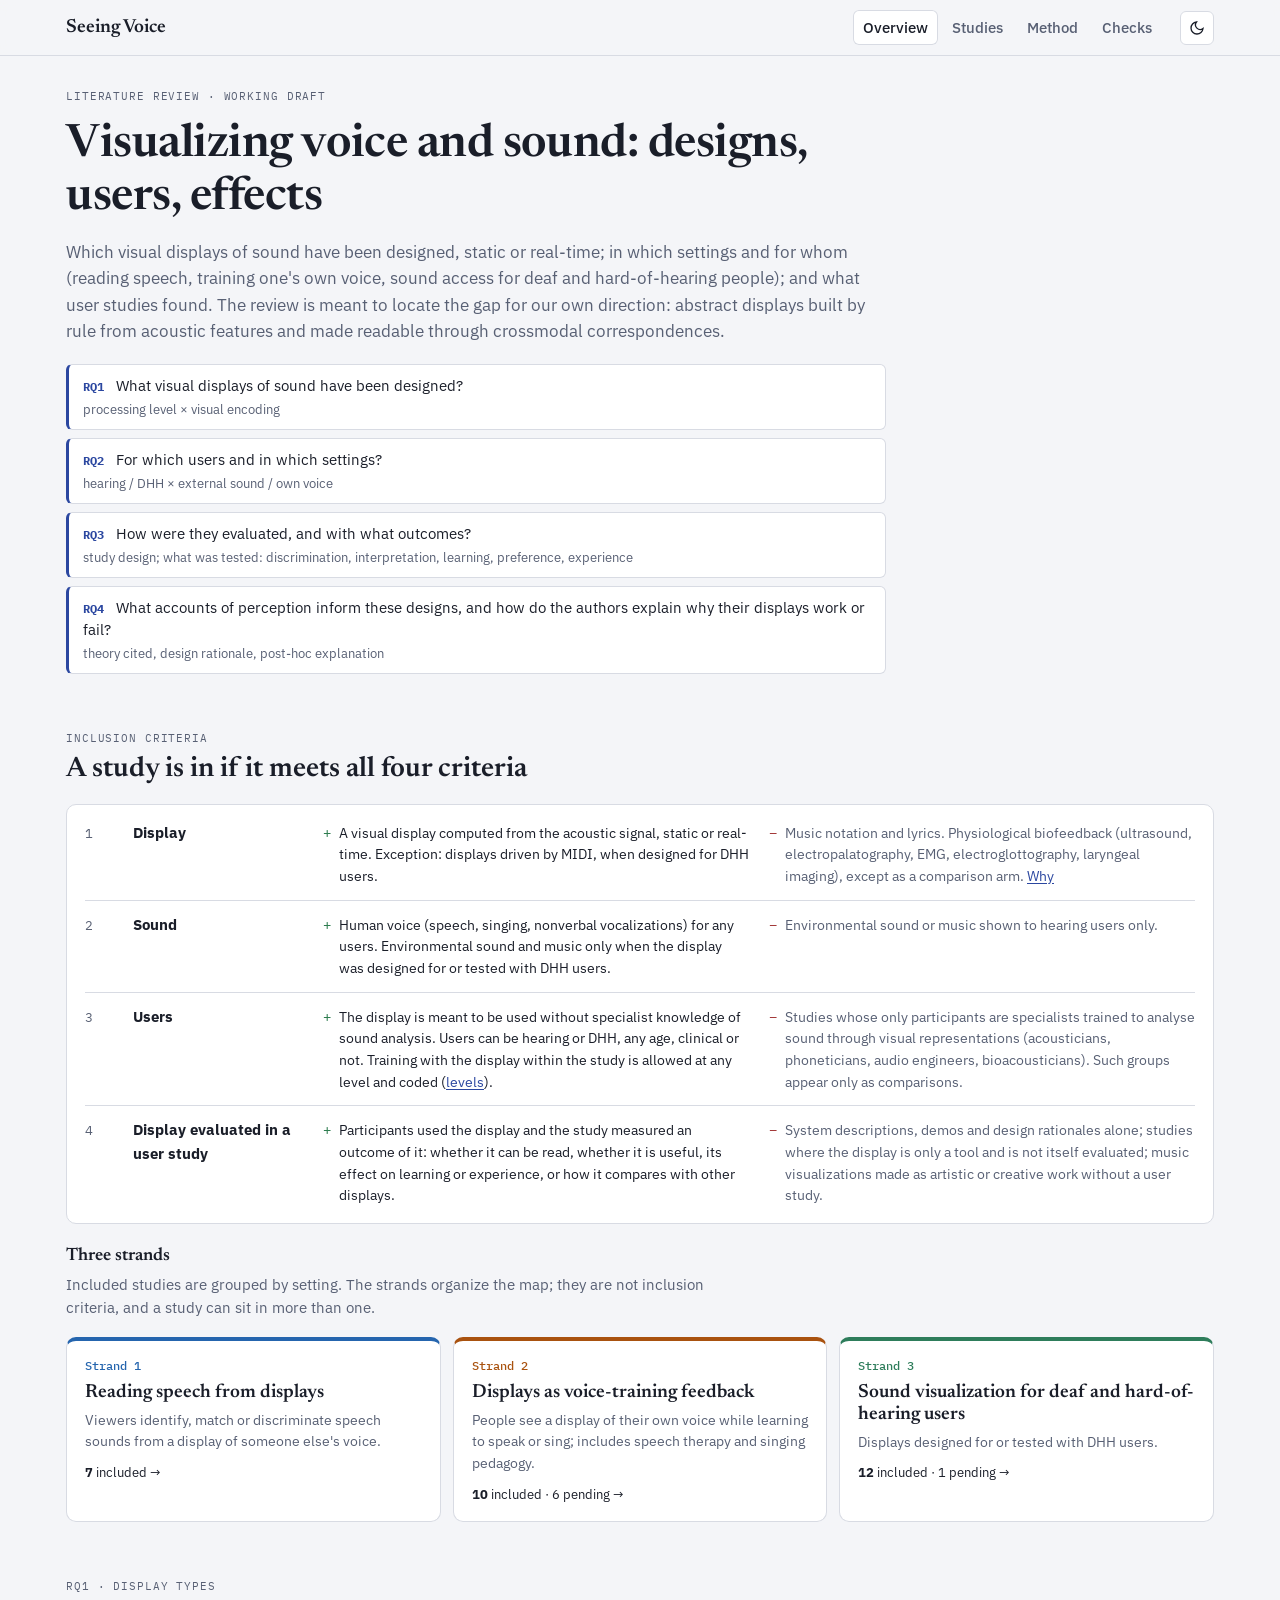
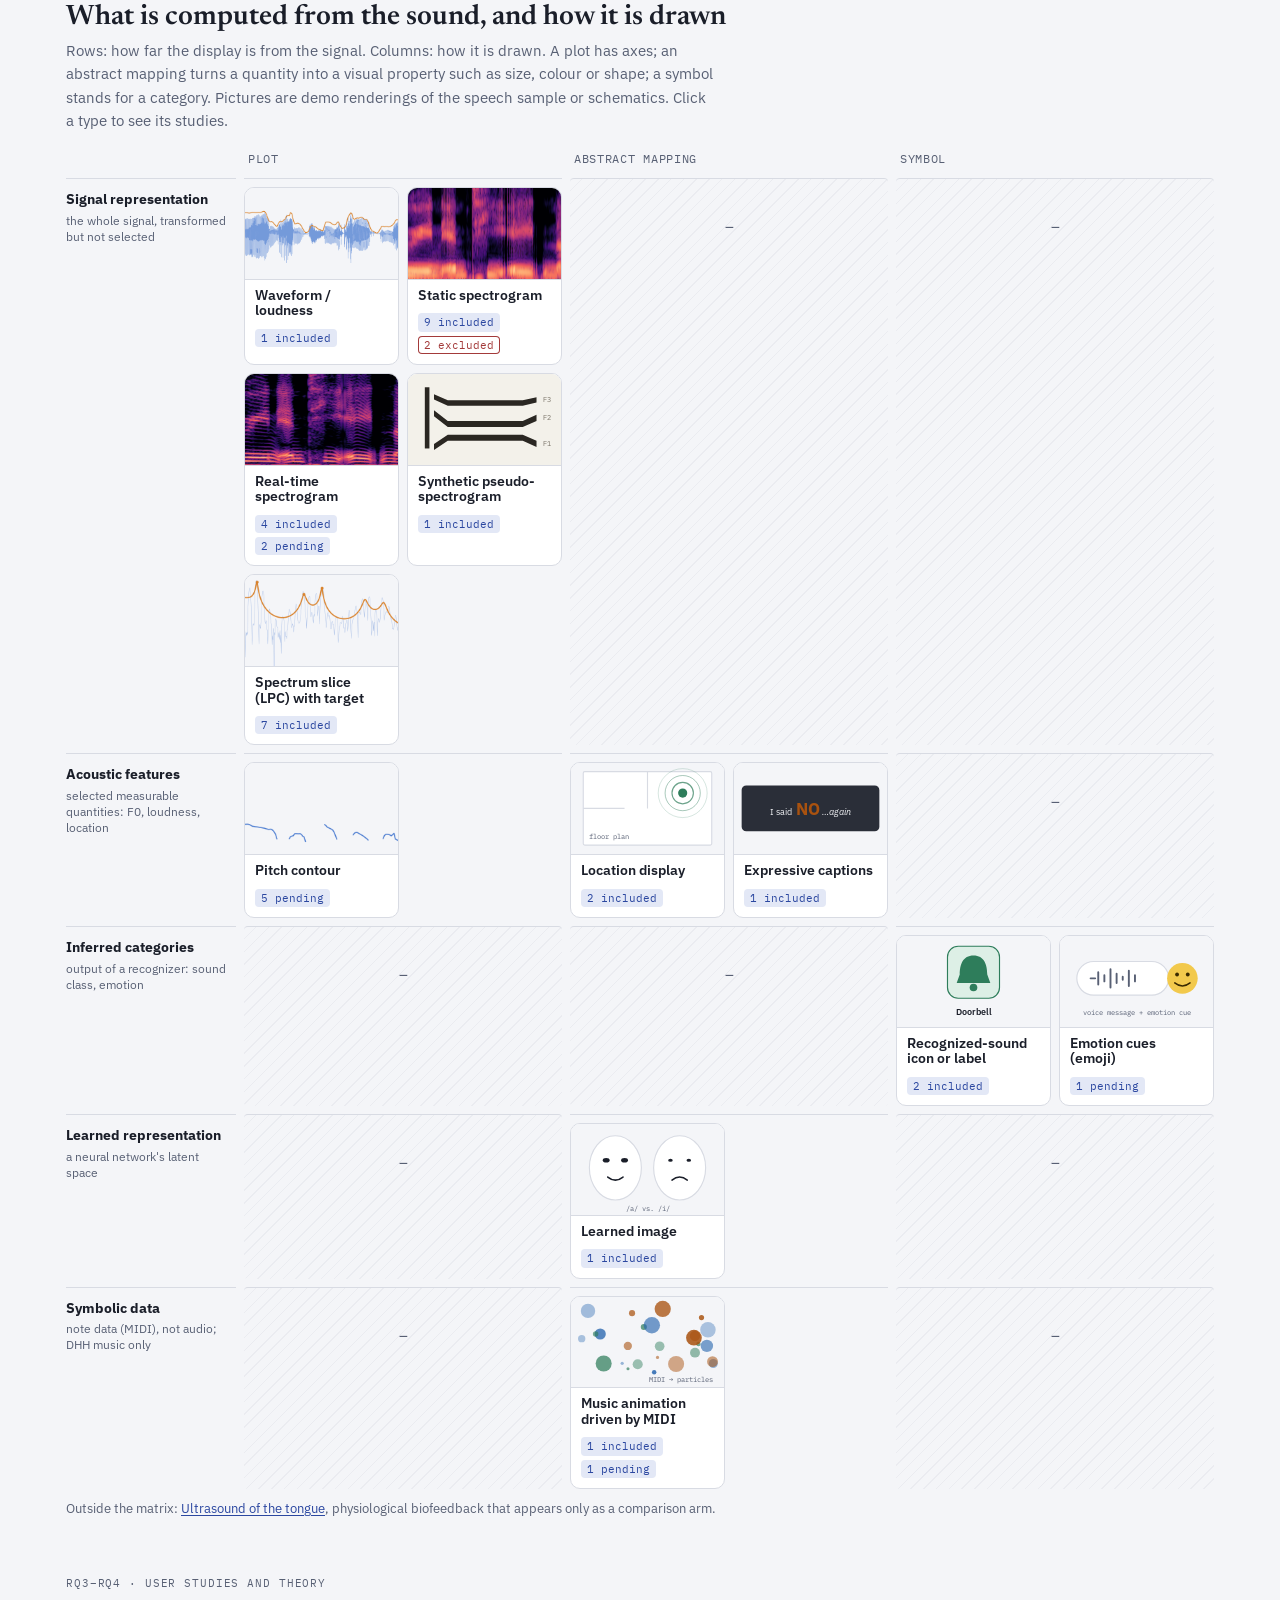
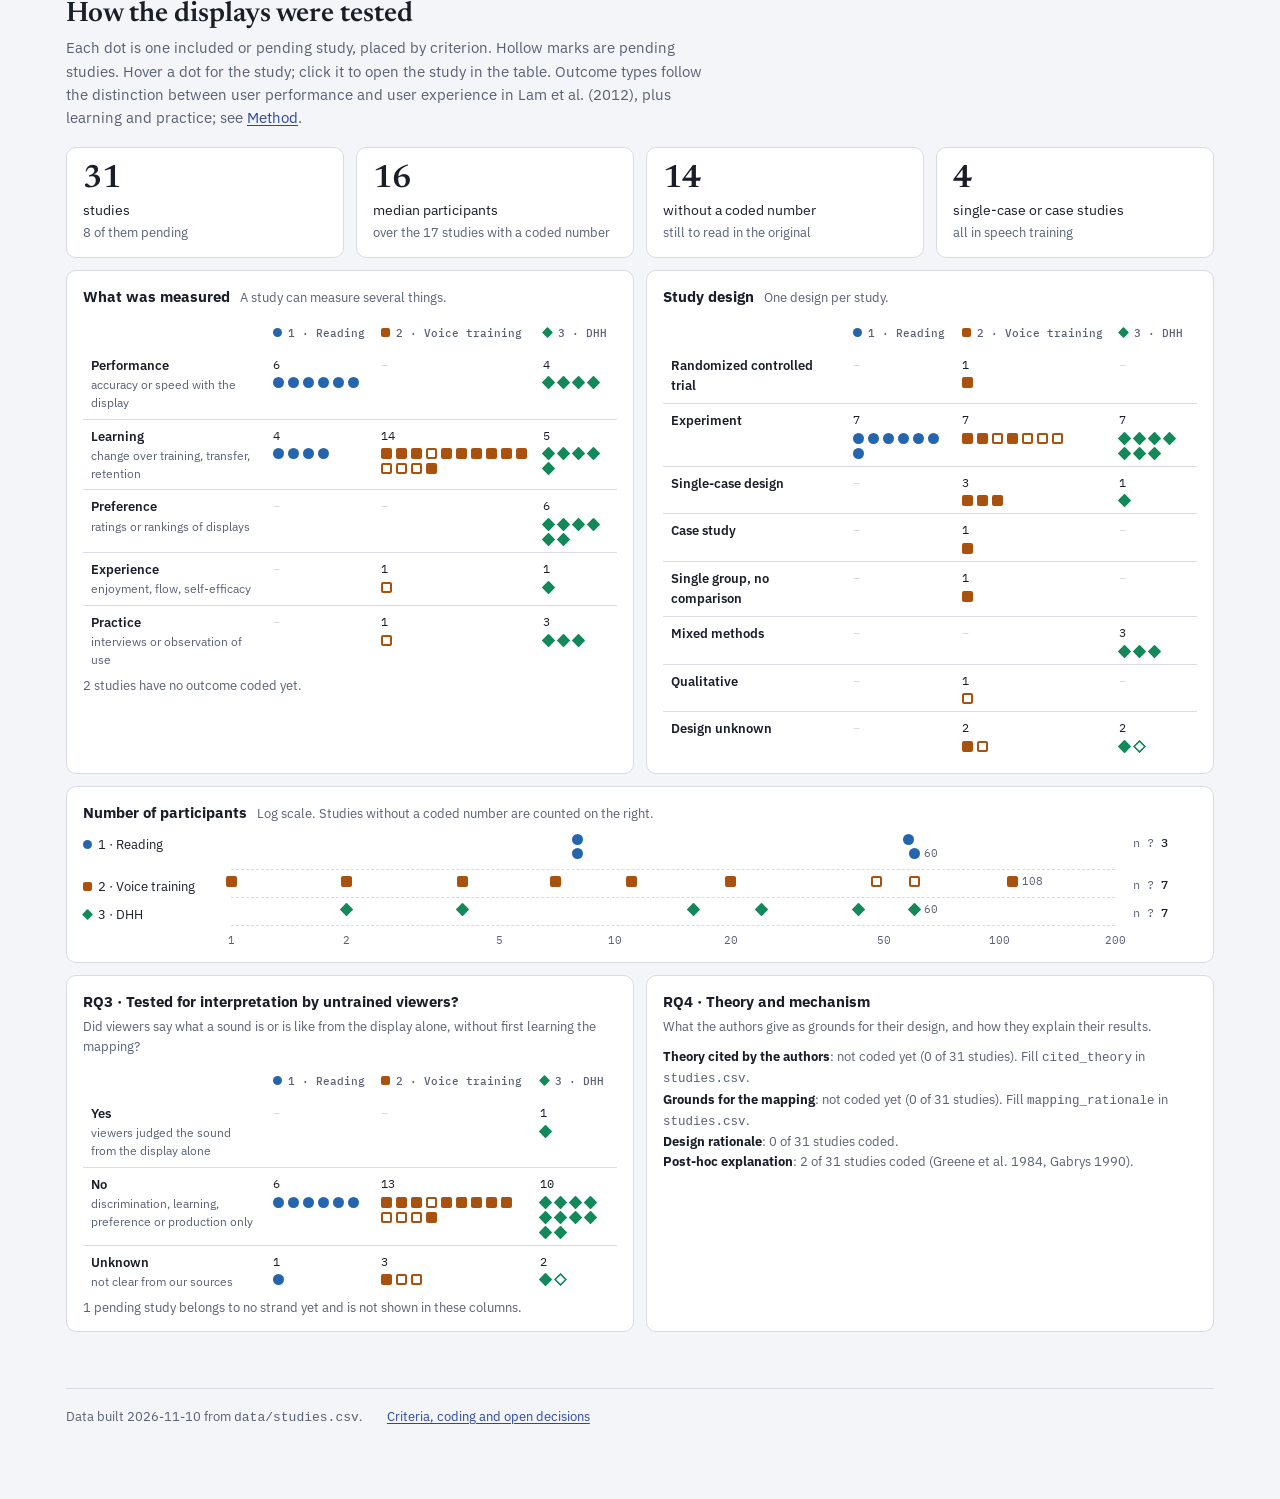
<file: index.html>
<!doctype html>
<html lang="en">
<head>
<meta charset="utf-8">
<meta name="viewport" content="width=device-width, initial-scale=1, viewport-fit=cover">
<title>Seeing Voice · Overview</title>
<meta name="description" content="A review of visual displays of voice and sound: what has been designed, for whom and in which contexts, and what user studies found.">
<link rel="preconnect" href="https://fonts.googleapis.com">
<link rel="preconnect" href="https://fonts.gstatic.com" crossorigin>
<link rel="stylesheet" href="https://fonts.googleapis.com/css2?family=Newsreader:opsz,wght@6..72,400;6..72,600&family=IBM+Plex+Sans:wght@400;500;600&family=IBM+Plex+Mono:wght@400;500&display=swap">
<link rel="stylesheet" href="assets/style.css">
<script src="data/data.js"></script>
<script src="demo/demo.js"></script>
<script src="assets/common.js"></script>
</head>
<body>
<header class="top"><div class="top-in">
  <a class="brand" href="index.html">Seeing Voice</a>
  <nav class="nav" aria-label="Pages">
    <a href="index.html">Overview</a>
    <a href="studies.html">Studies</a>
    <a href="method.html">Method</a>
    <a href="verify.html">Checks</a>
  </nav>
  <button class="theme-btn" type="button"></button>
</div></header>

<main class="wrap">

  <section class="hero">
    <span class="kicker">Literature review · working draft</span>
    <h1>Visualizing voice and sound: designs, users, effects</h1>
    <p class="lede">Which visual displays of sound have been designed, static or real-time; in which settings and for whom (reading speech, training one's own voice, sound access for deaf and hard-of-hearing people); and what user studies found. The review is meant to locate the gap for our own direction: abstract displays built by rule from acoustic features and made readable through crossmodal correspondences.</p>
    <ol class="rqs">
      <li><b>RQ1</b> What visual displays of sound have been designed? <span>processing level × visual encoding</span></li>
      <li><b>RQ2</b> For which users and in which settings? <span>hearing / DHH × external sound / own voice</span></li>
      <li><b>RQ3</b> How were they evaluated, and with what outcomes? <span>study design; what was tested: discrimination, interpretation, learning, preference, experience</span></li>
      <li><b>RQ4</b> What accounts of perception inform these designs, and how do the authors explain why their displays work or fail? <span>theory cited, design rationale, post-hoc explanation</span></li>
    </ol>
  </section>

  <section aria-labelledby="crit-h">
    <div class="section-head">
      <span class="kicker">Inclusion criteria</span>
      <h2 id="crit-h">A study is in if it meets all four criteria</h2>
    </div>
    <ol class="dims panel">
      <li>
        <span class="n">1</span><b>Display</b>
        <p class="in">A visual display computed from the acoustic signal, static or real-time. Exception: displays driven by MIDI, when designed for DHH users.</p>
        <p class="ex">Music notation and lyrics. Physiological biofeedback (ultrasound, electropalatography, EMG, electroglottography, laryngeal imaging), except as a comparison arm. <a href="method.html#physio">Why</a></p>
      </li>
      <li>
        <span class="n">2</span><b>Sound</b>
        <p class="in">Human voice (speech, singing, nonverbal vocalizations) for any users. Environmental sound and music only when the display was designed for or tested with DHH users.</p>
        <p class="ex">Environmental sound or music shown to hearing users only.</p>
      </li>
      <li>
        <span class="n">3</span><b>Users</b>
        <p class="in">The display is meant to be used without specialist knowledge of sound analysis. Users can be hearing or DHH, any age, clinical or not. Training with the display within the study is allowed at any level and coded (<a href="method.html#training">levels</a>).</p>
        <p class="ex">Studies whose only participants are specialists trained to analyse sound through visual representations (acousticians, phoneticians, audio engineers, bioacousticians). Such groups appear only as comparisons.</p>
      </li>
      <li>
        <span class="n">4</span><b>Display evaluated in a user study</b>
        <p class="in">Participants used the display and the study measured an outcome of it: whether it can be read, whether it is useful, its effect on learning or experience, or how it compares with other displays.</p>
        <p class="ex">System descriptions, demos and design rationales alone; studies where the display is only a tool and is not itself evaluated; music visualizations made as artistic or creative work without a user study.</p>
      </li>
    </ol>

    <div class="section-head" style="margin-top:22px">
      <h3>Three strands</h3>
      <p>Included studies are grouped by setting. The strands organize the map; they are not inclusion criteria, and a study can sit in more than one.</p>
    </div>
    <div class="criteria">
      <a class="crit panel" data-c="1" href="studies.html?criterion=1" style="text-decoration:none;color:inherit">
        <span class="n">Strand 1</span>
        <h3>Reading speech from displays</h3>
        <p>Viewers identify, match or discriminate speech sounds from a display of someone else's voice.</p>
        <span class="count" data-count="1"></span>
      </a>
      <a class="crit panel" data-c="2" href="studies.html?criterion=2" style="text-decoration:none;color:inherit">
        <span class="n">Strand 2</span>
        <h3>Displays as voice-training feedback</h3>
        <p>People see a display of their own voice while learning to speak or sing; includes speech therapy and singing pedagogy.</p>
        <span class="count" data-count="2"></span>
      </a>
      <a class="crit panel" data-c="3" href="studies.html?criterion=3" style="text-decoration:none;color:inherit">
        <span class="n">Strand 3</span>
        <h3>Sound visualization for deaf and hard-of-hearing users</h3>
        <p>Displays designed for or tested with DHH users.</p>
        <span class="count" data-count="3"></span>
      </a>
    </div>
  </section>

  <!-- Demo hidden 2026-11-04: not representative of the reviewed studies. Remove `hidden` to show it again. -->
  <section aria-labelledby="demo-h" hidden>
    <div class="section-head">
      <span class="kicker">Demo</span>
      <h2 id="demo-h">One recording, several pictures</h2>
      <p>Each row is computed from the same sound. Press play, or click any row to jump there. The row names link to the studies that used that kind of display.</p>
    </div>
    <div class="demo panel" id="demo">
      <div class="demo-bar">
        <div class="chips" role="group" aria-label="Recording" id="samples"></div>
        <button class="play" type="button" id="play" aria-label="Play">
          <svg viewBox="0 0 24 24" fill="currentColor" id="play-icon"><path d="M8 5v14l11-7z"/></svg>
          <span id="play-label">Play</span>
        </button>
        <audio id="audio" preload="none"></audio>
      </div>
      <div class="demo-grid">
        <div>
          <div class="tracks" id="tracks"></div>
          <div class="timeaxis"><div></div><div class="ticks" id="ticks"></div></div>
        </div>
        <div class="side" id="side"></div>
      </div>
      <div>
        <div class="variants-head">
          <h3>Same spectrogram, different rendering</h3>
          <span class="muted" style="font-size:13px">25 ms window. Only colour map, dynamic range or frequency axis changes.</span>
        </div>
        <div class="variants" id="variants" style="margin-top:10px"></div>
      </div>
      <p class="demo-note" id="demo-note"></p>
    </div>
  </section>

  <section aria-labelledby="gal-h">
    <div class="section-head">
      <span class="kicker">RQ1 · Display types</span>
      <h2 id="gal-h">What is computed from the sound, and how it is drawn</h2>
      <p>Rows: how far the display is from the signal. Columns: how it is drawn. A plot has axes; an abstract mapping turns a quantity into a visual property such as size, colour or shape; a symbol stands for a category. Pictures are demo renderings of the speech sample or schematics. Click a type to see its studies.</p>
    </div>
    <div class="dmatrix" id="gallery"></div>
    <p class="dm-note" id="dm-note"></p>
  </section>

  <section aria-labelledby="ev-h">
    <div class="section-head">
      <span class="kicker">RQ3–RQ4 · User studies and theory</span>
      <h2 id="ev-h">How the displays were tested</h2>
      <p>Each dot is one included or pending study, placed by criterion. Hollow marks are pending studies. Hover a dot for the study; click it to open the study in the table. Outcome types follow the distinction between user performance and user experience in Lam et al. (2012), plus learning and practice; see <a href="method.html#outcome">Method</a>.</p>
    </div>
    <div class="ev-tiles" id="ev-tiles"></div>
    <div class="ev-grid">
      <figure class="panel ev-fig">
        <figcaption><b>What was measured</b><span>A study can measure several things.</span></figcaption>
        <div class="table-scroll"><table class="dotmatrix" id="m-outcome"></table></div>
      </figure>
      <figure class="panel ev-fig">
        <figcaption><b>Study design</b><span>One design per study.</span></figcaption>
        <div class="table-scroll"><table class="dotmatrix" id="m-design"></table></div>
      </figure>
    </div>
    <figure class="panel ev-fig" style="margin-top:12px">
      <figcaption><b>Number of participants</b><span>Log scale. Studies without a coded number are counted on the right.</span></figcaption>
      <div id="n-strip"></div>
    </figure>
    <div class="ev-grid" style="margin-top:12px">
      <figure class="panel ev-fig">
        <figcaption><b>RQ3 · Tested for interpretation by untrained viewers?</b><span>Did viewers say what a sound is or is like from the display alone, without first learning the mapping?</span></figcaption>
        <div class="table-scroll"><table class="dotmatrix" id="m-interp"></table></div>
      </figure>
      <figure class="panel ev-fig">
        <figcaption><b>RQ4 · Theory and mechanism</b><span>What the authors give as grounds for their design, and how they explain their results.</span></figcaption>
        <div id="theory-panel"></div>
      </figure>
    </div>
    <div class="ev-tip" id="ev-tip" role="tooltip"></div>
  </section>

  <footer class="foot">
    <span>Data built <span data-built></span> from <code>data/studies.csv</code>.</span>
    <span><a href="method.html">Criteria, coding and open decisions</a></span>
  </footer>
</main>

<script src="assets/home.js"></script>
<script src="assets/evaluation.js"></script>
</body>
</html>
</file>
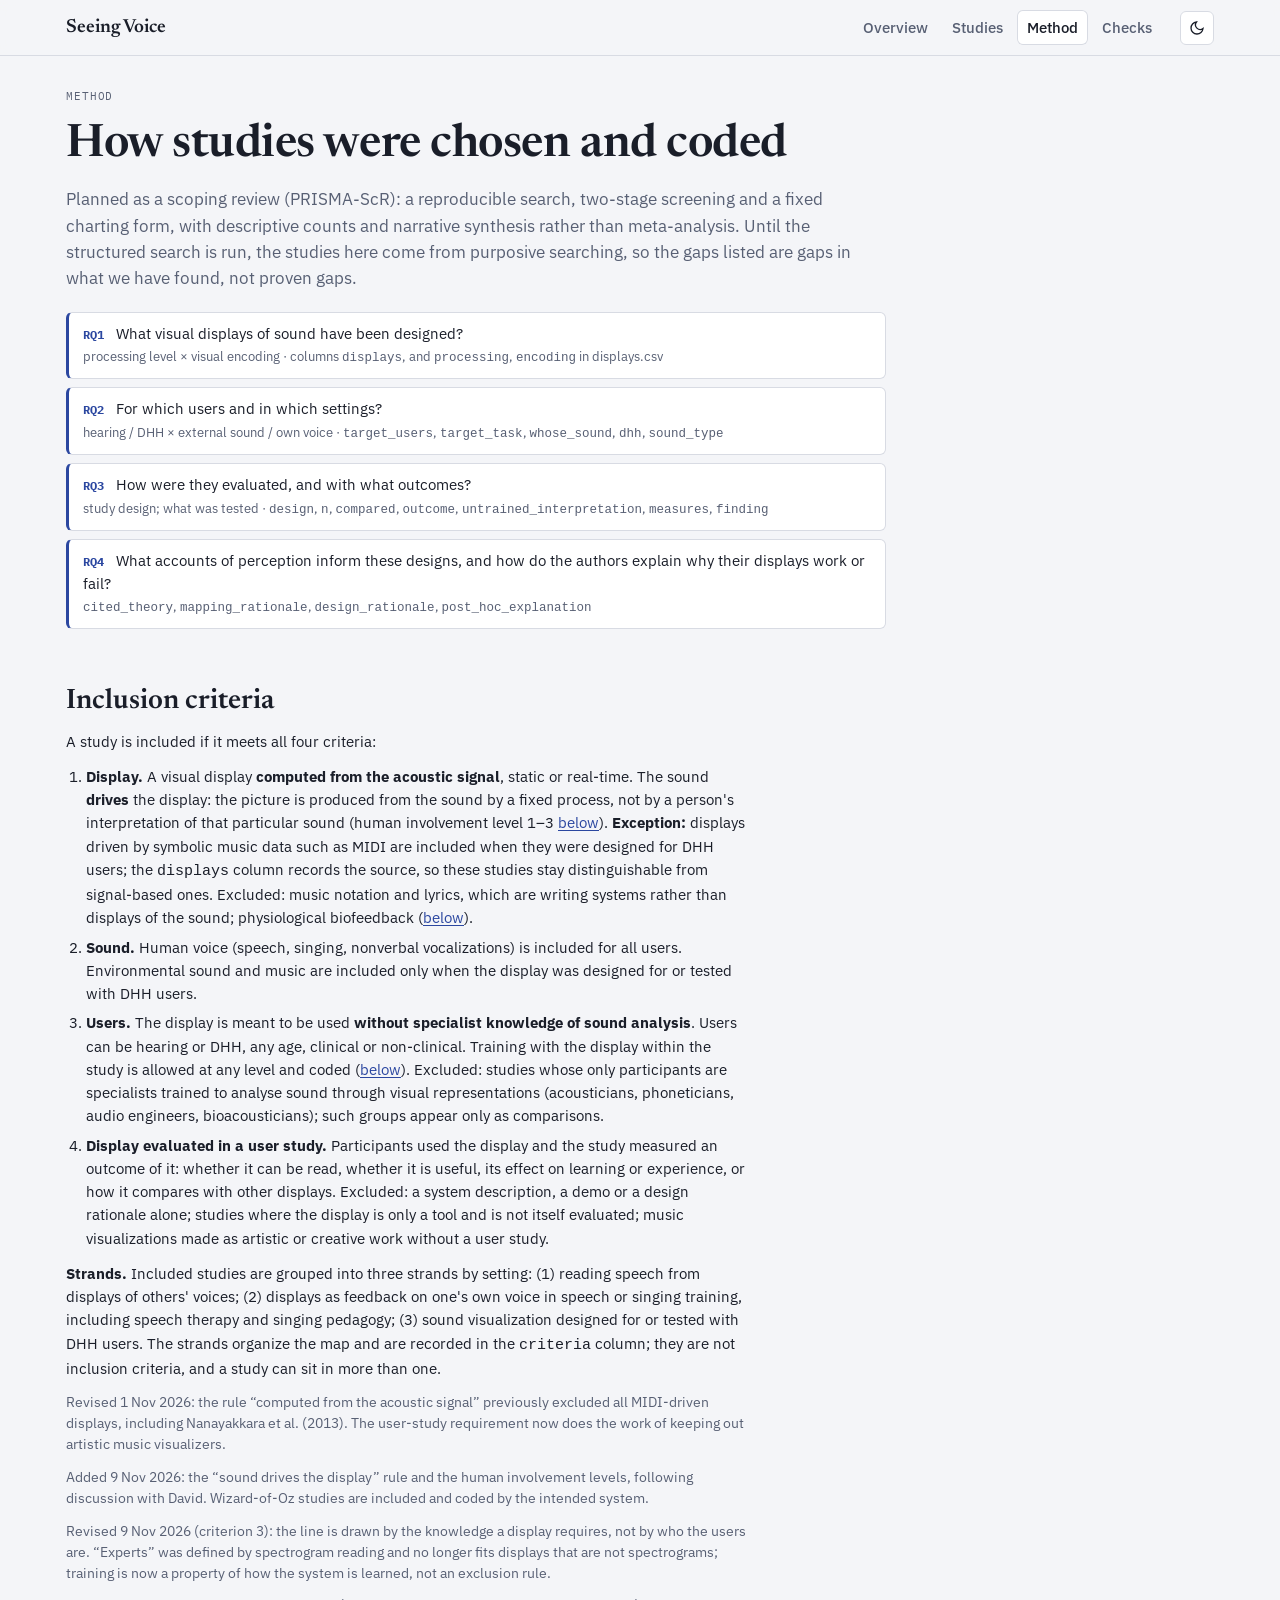
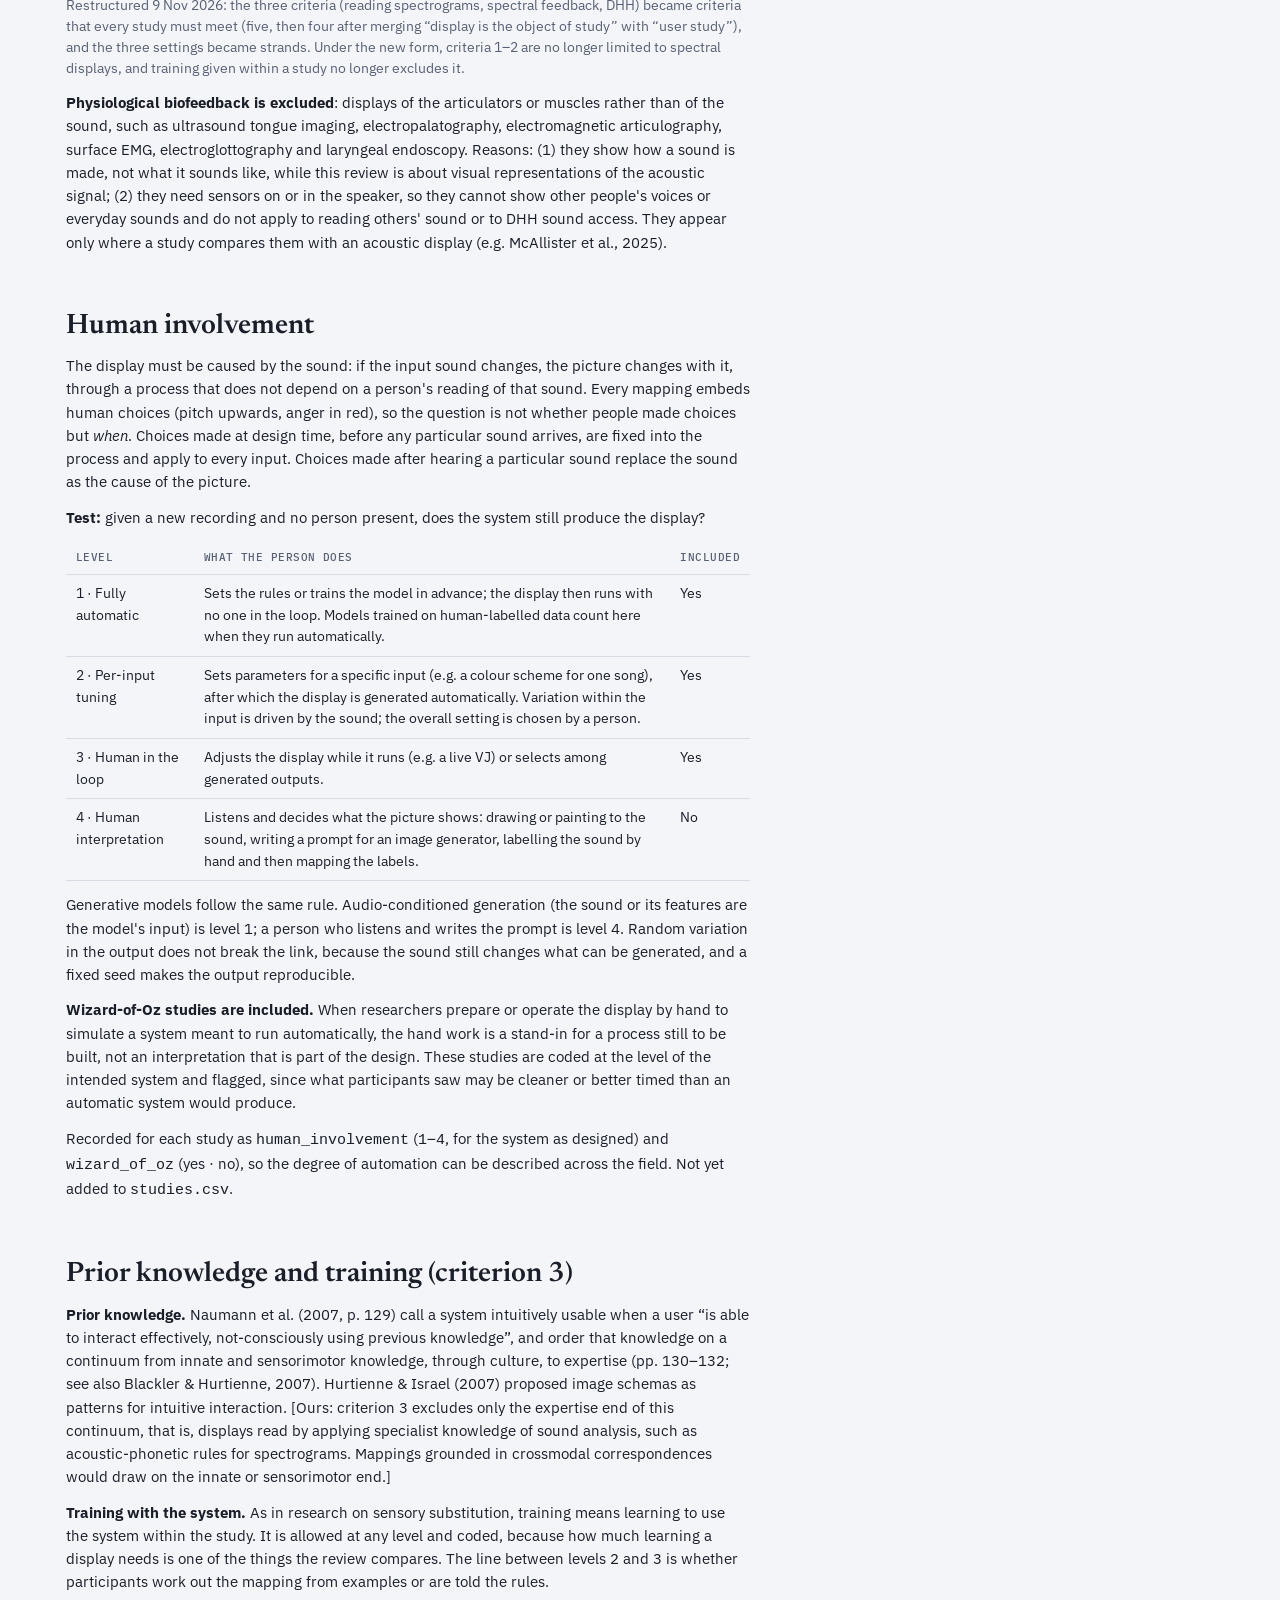
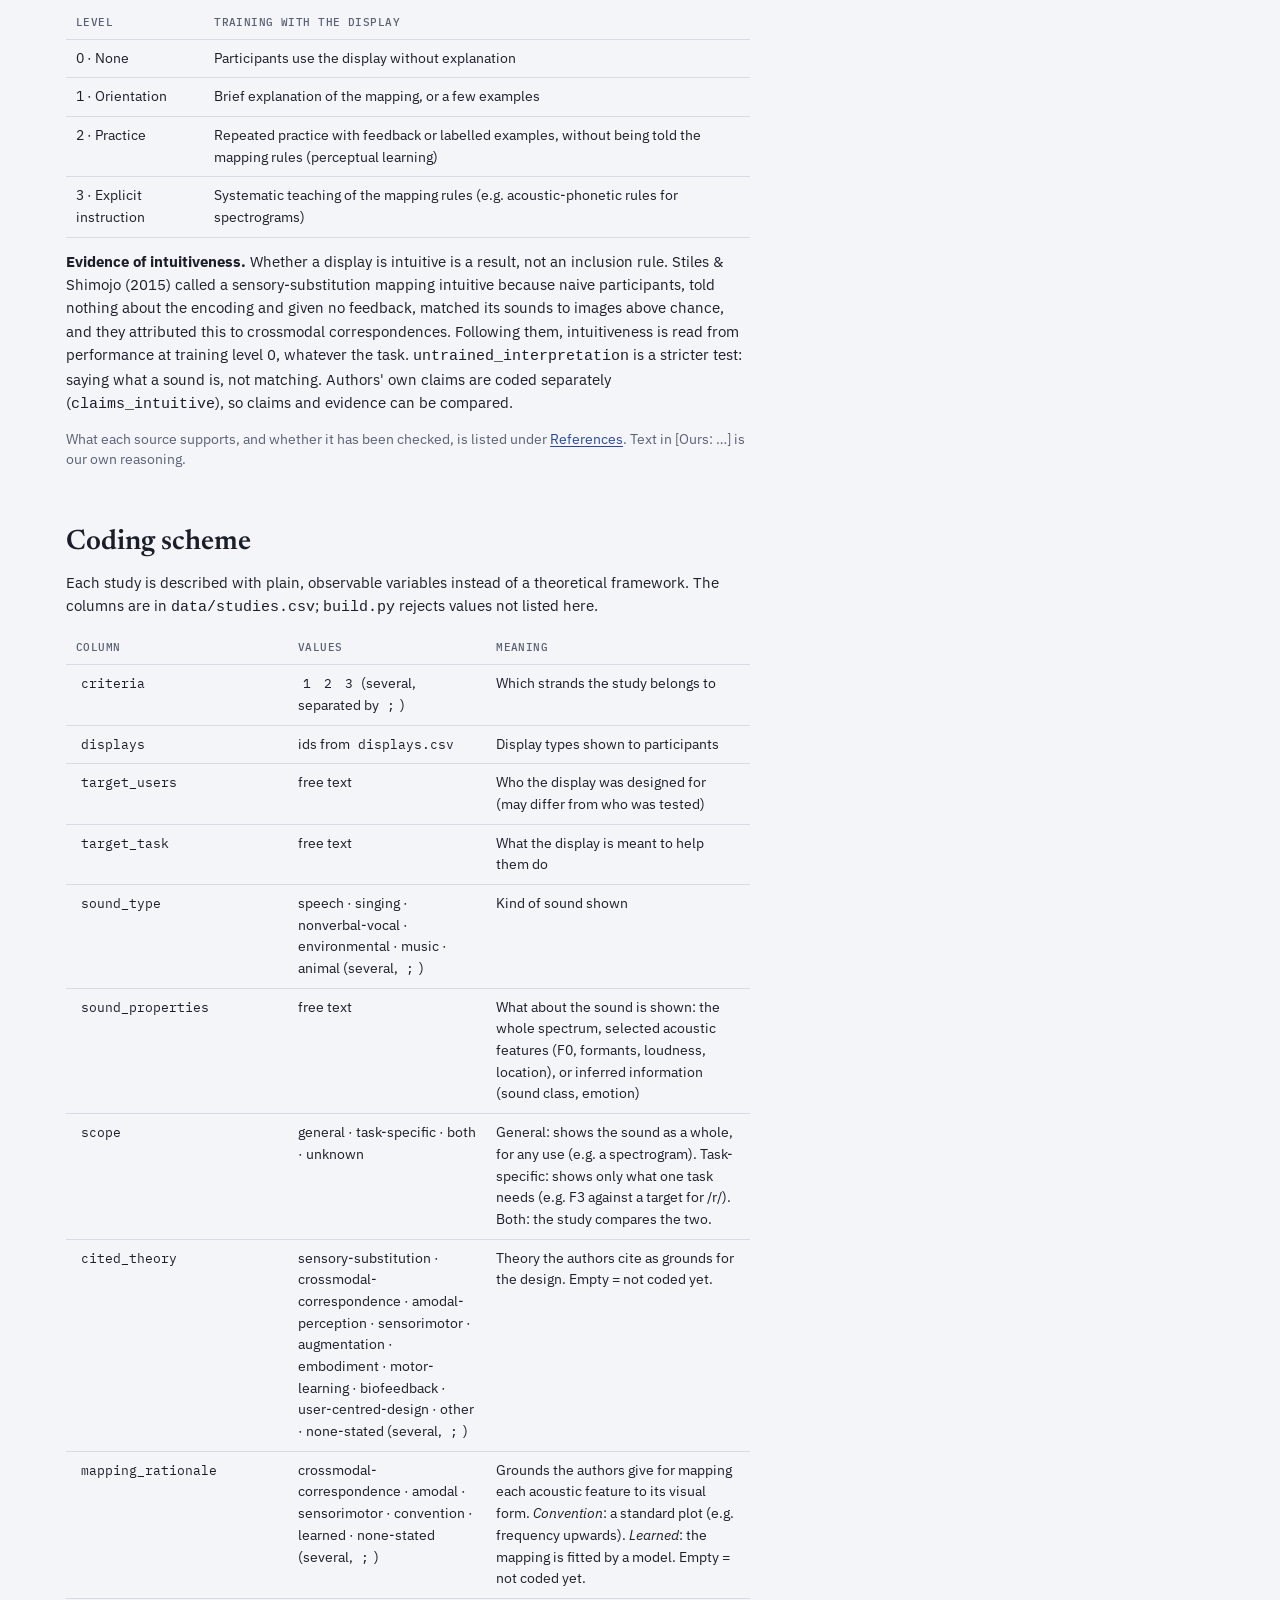
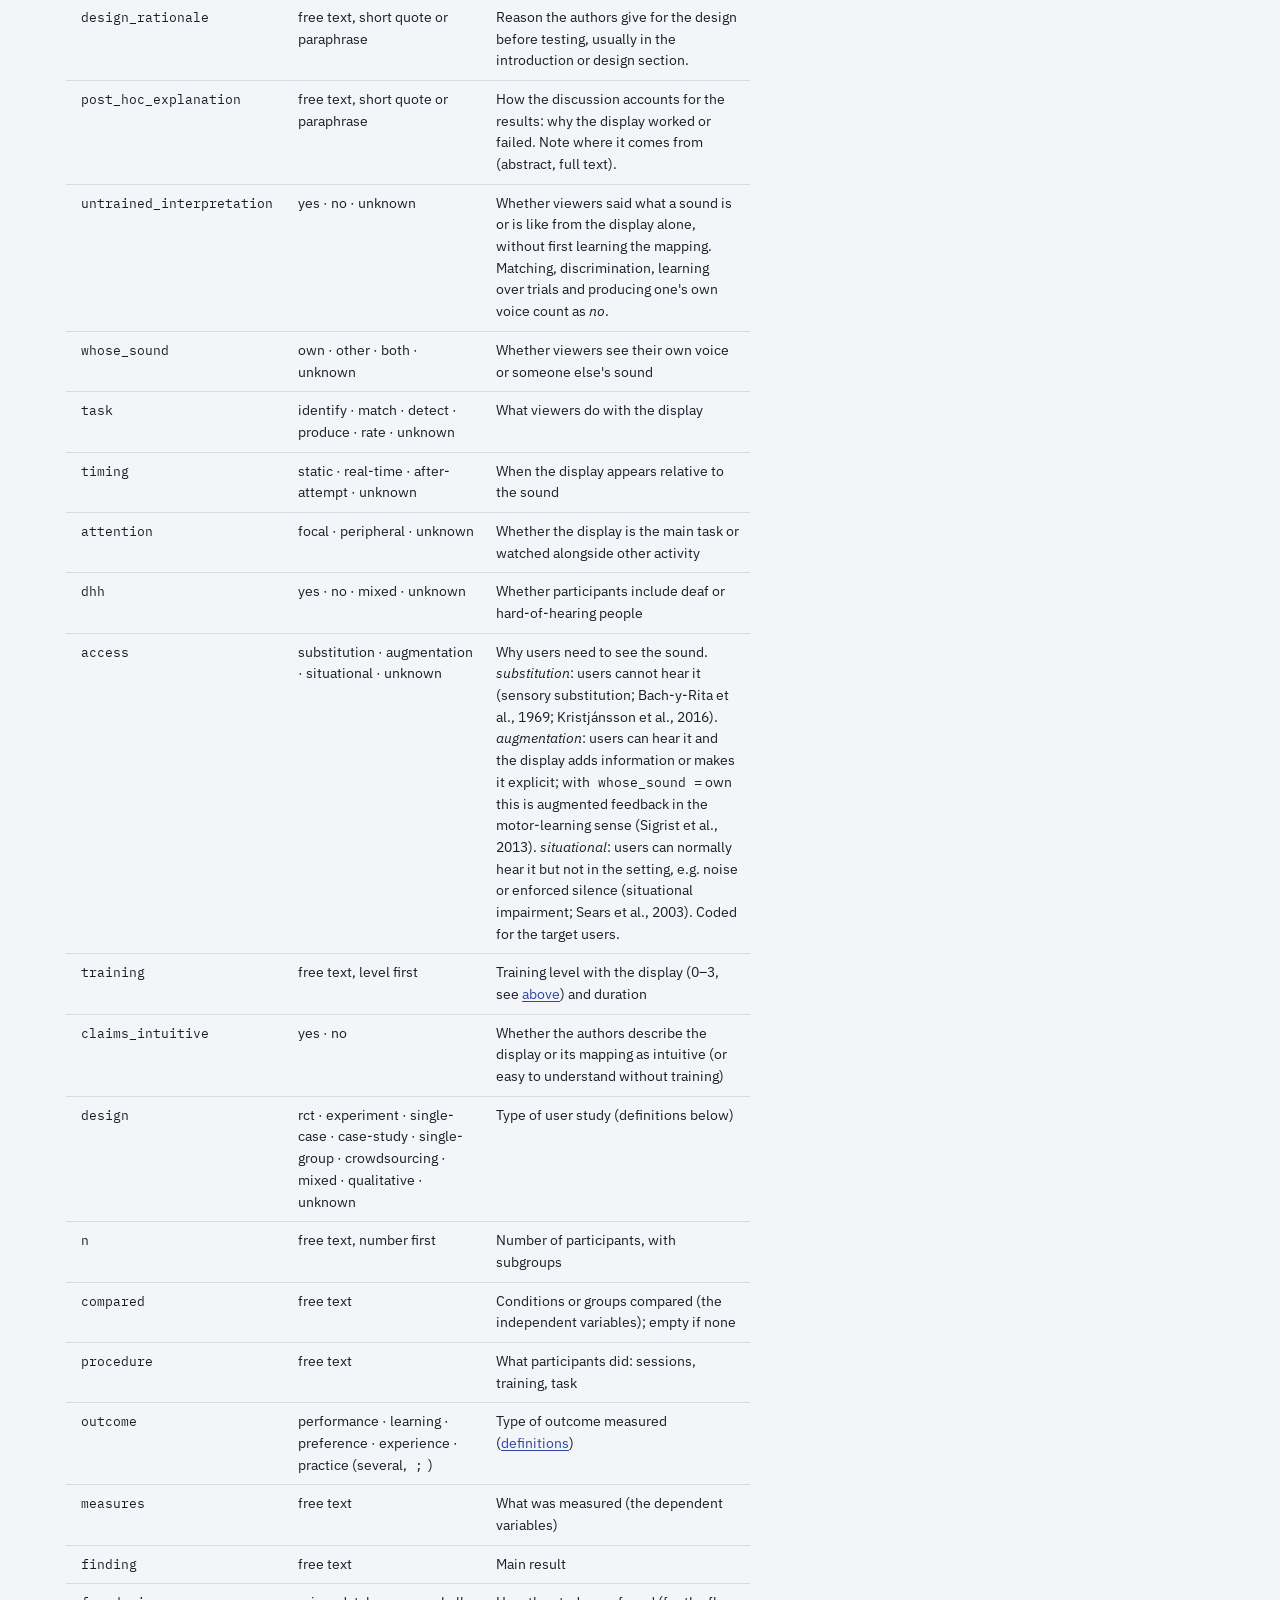
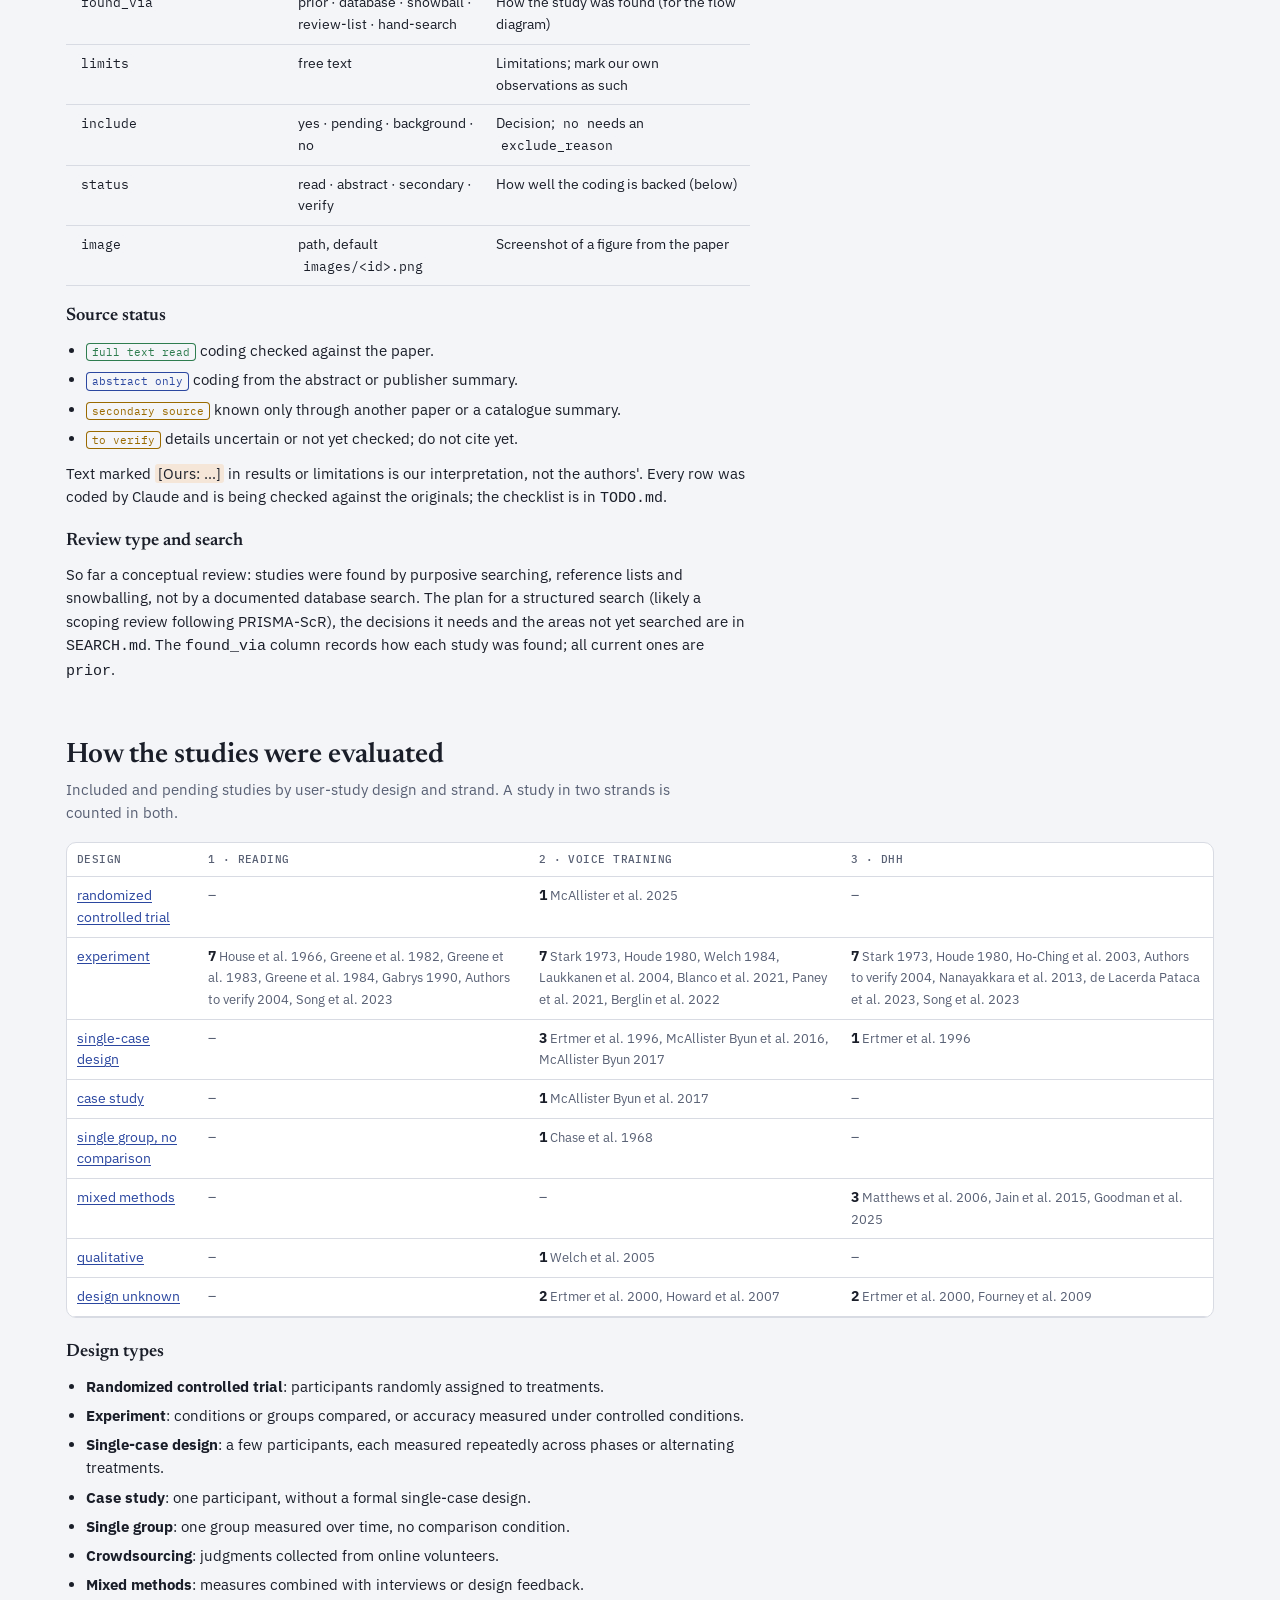
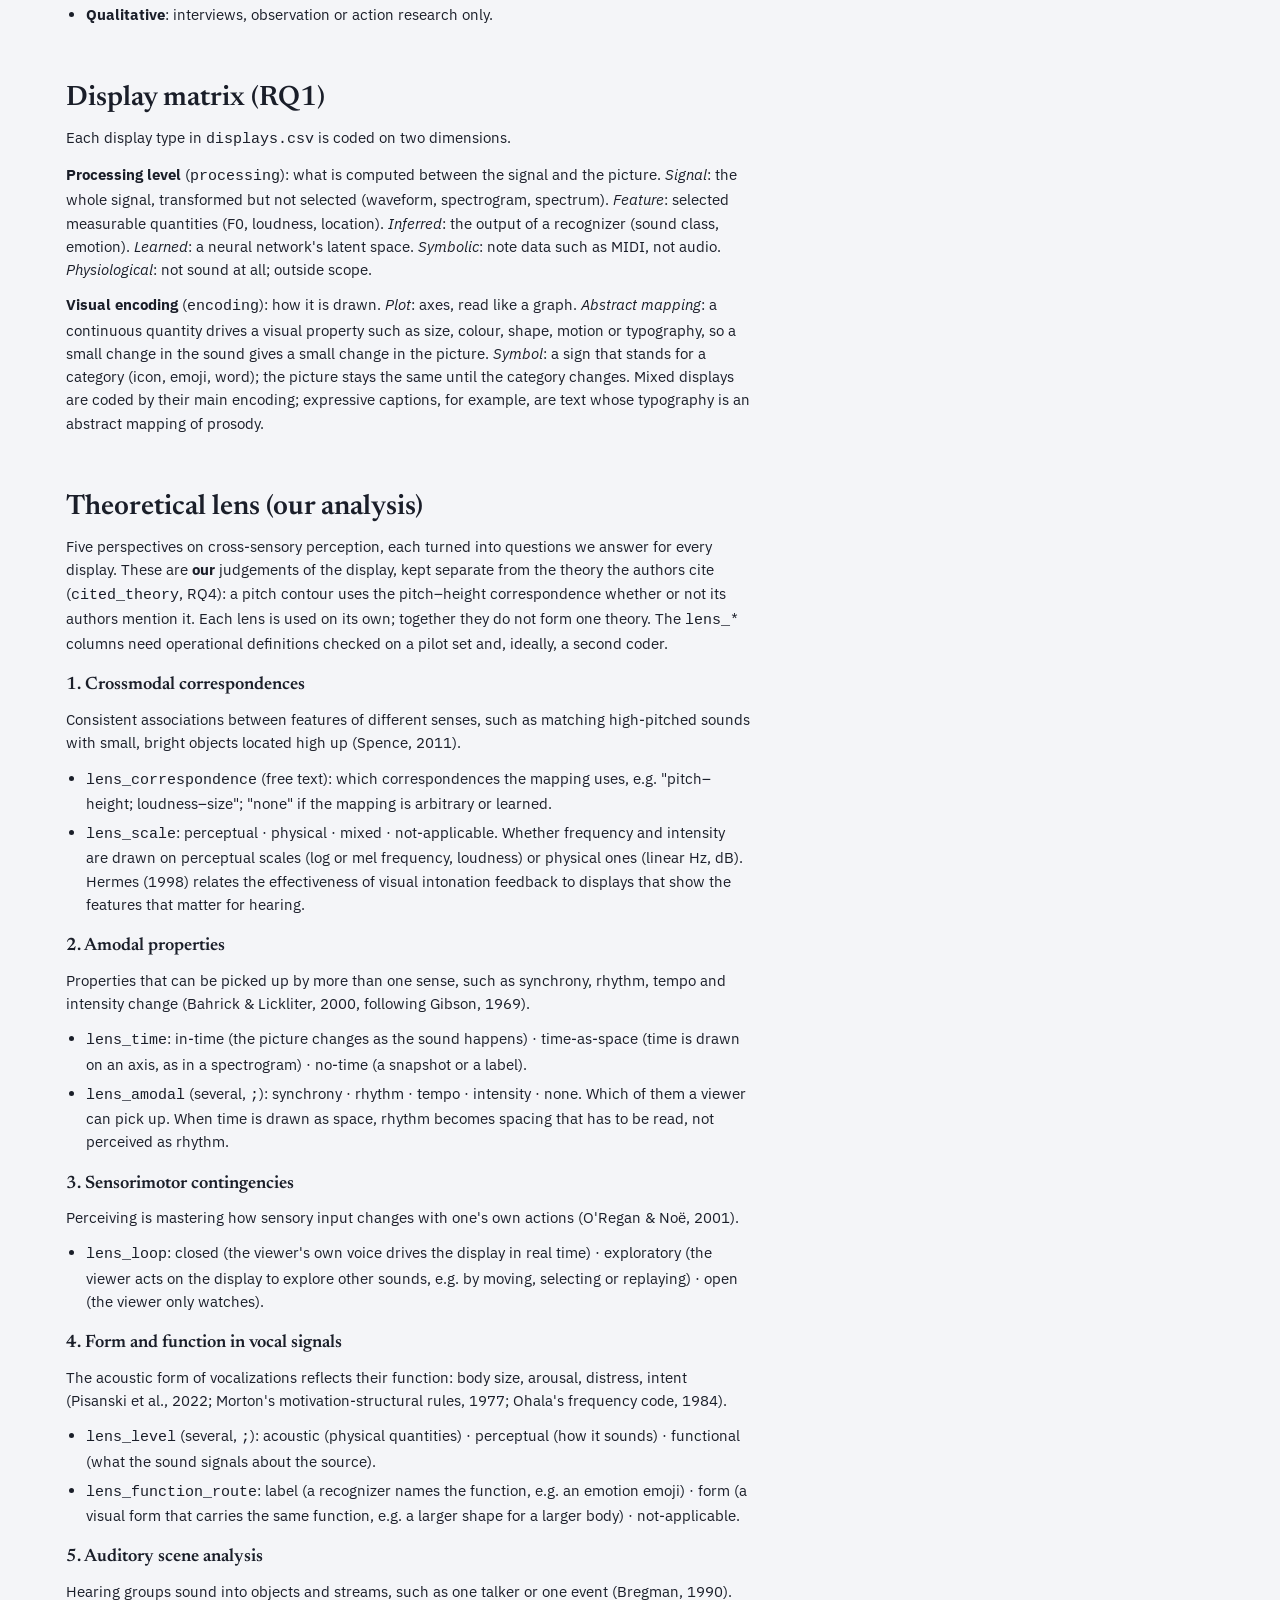
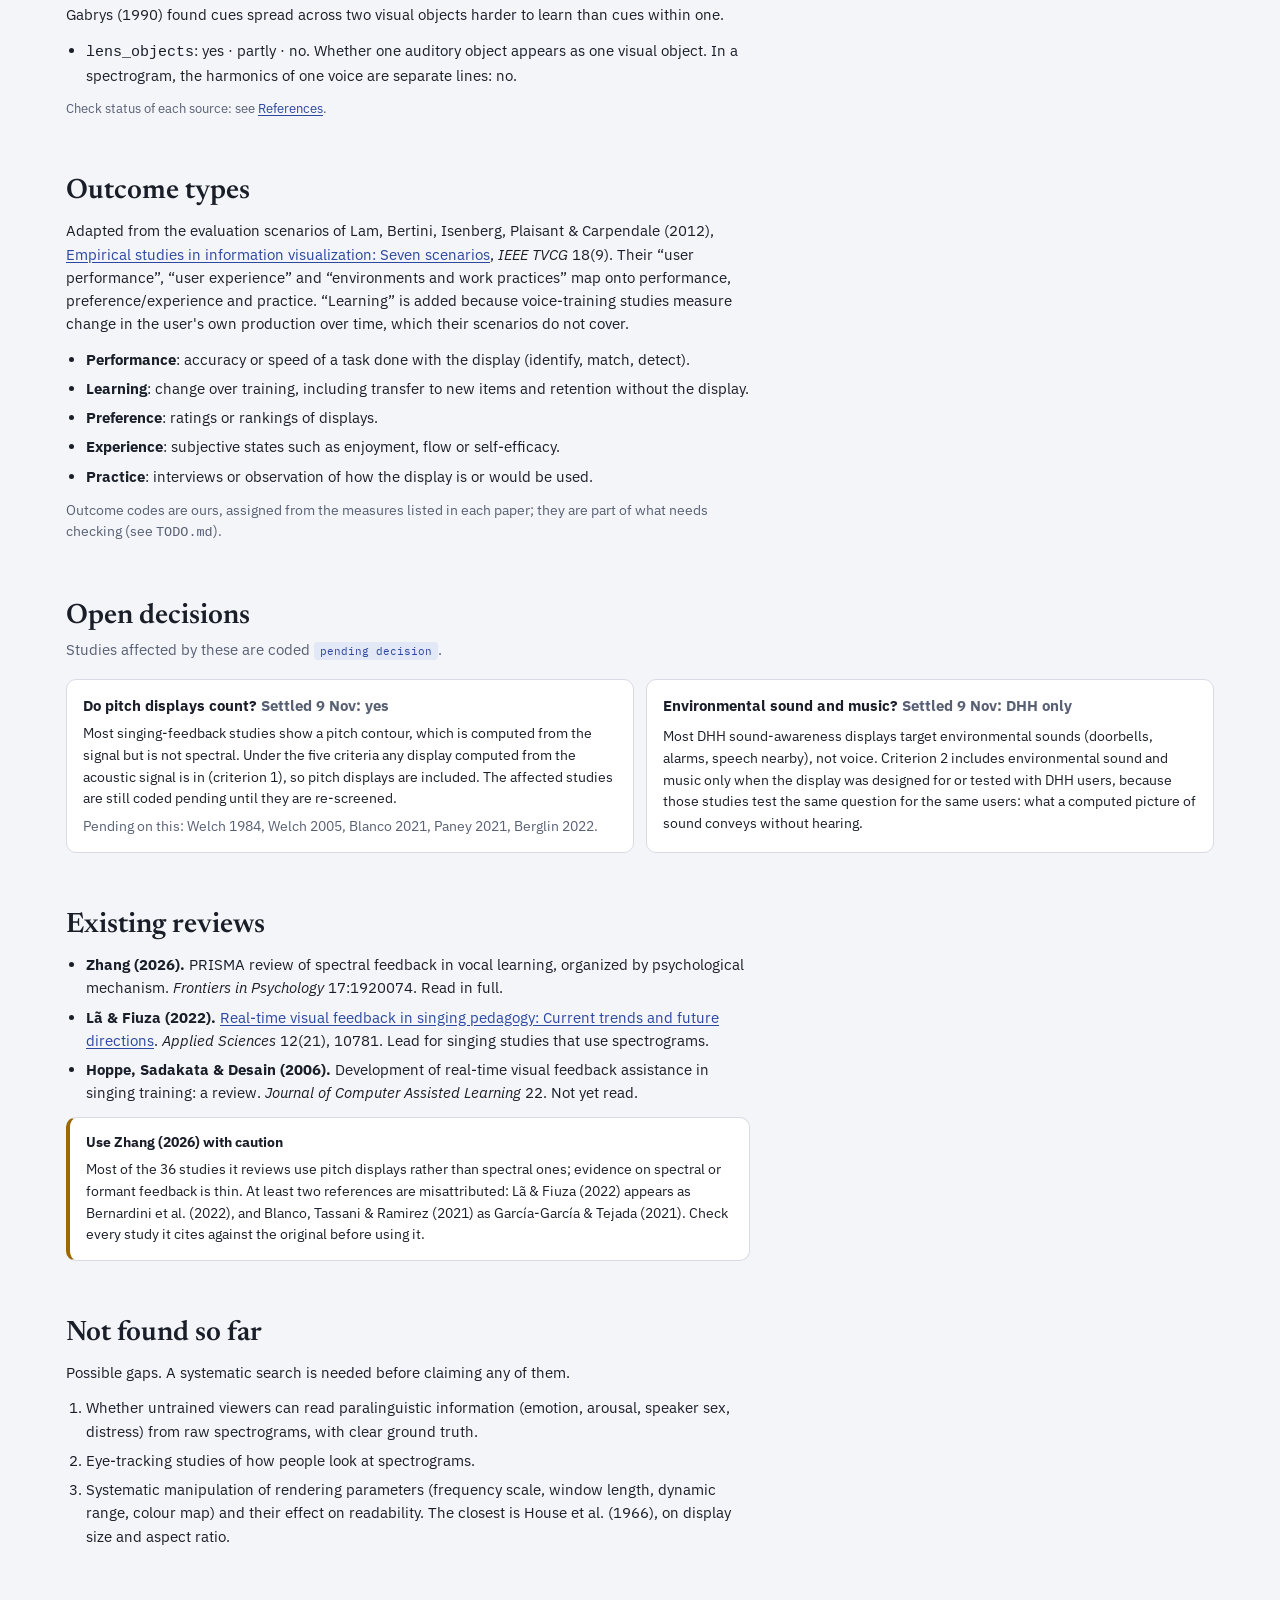
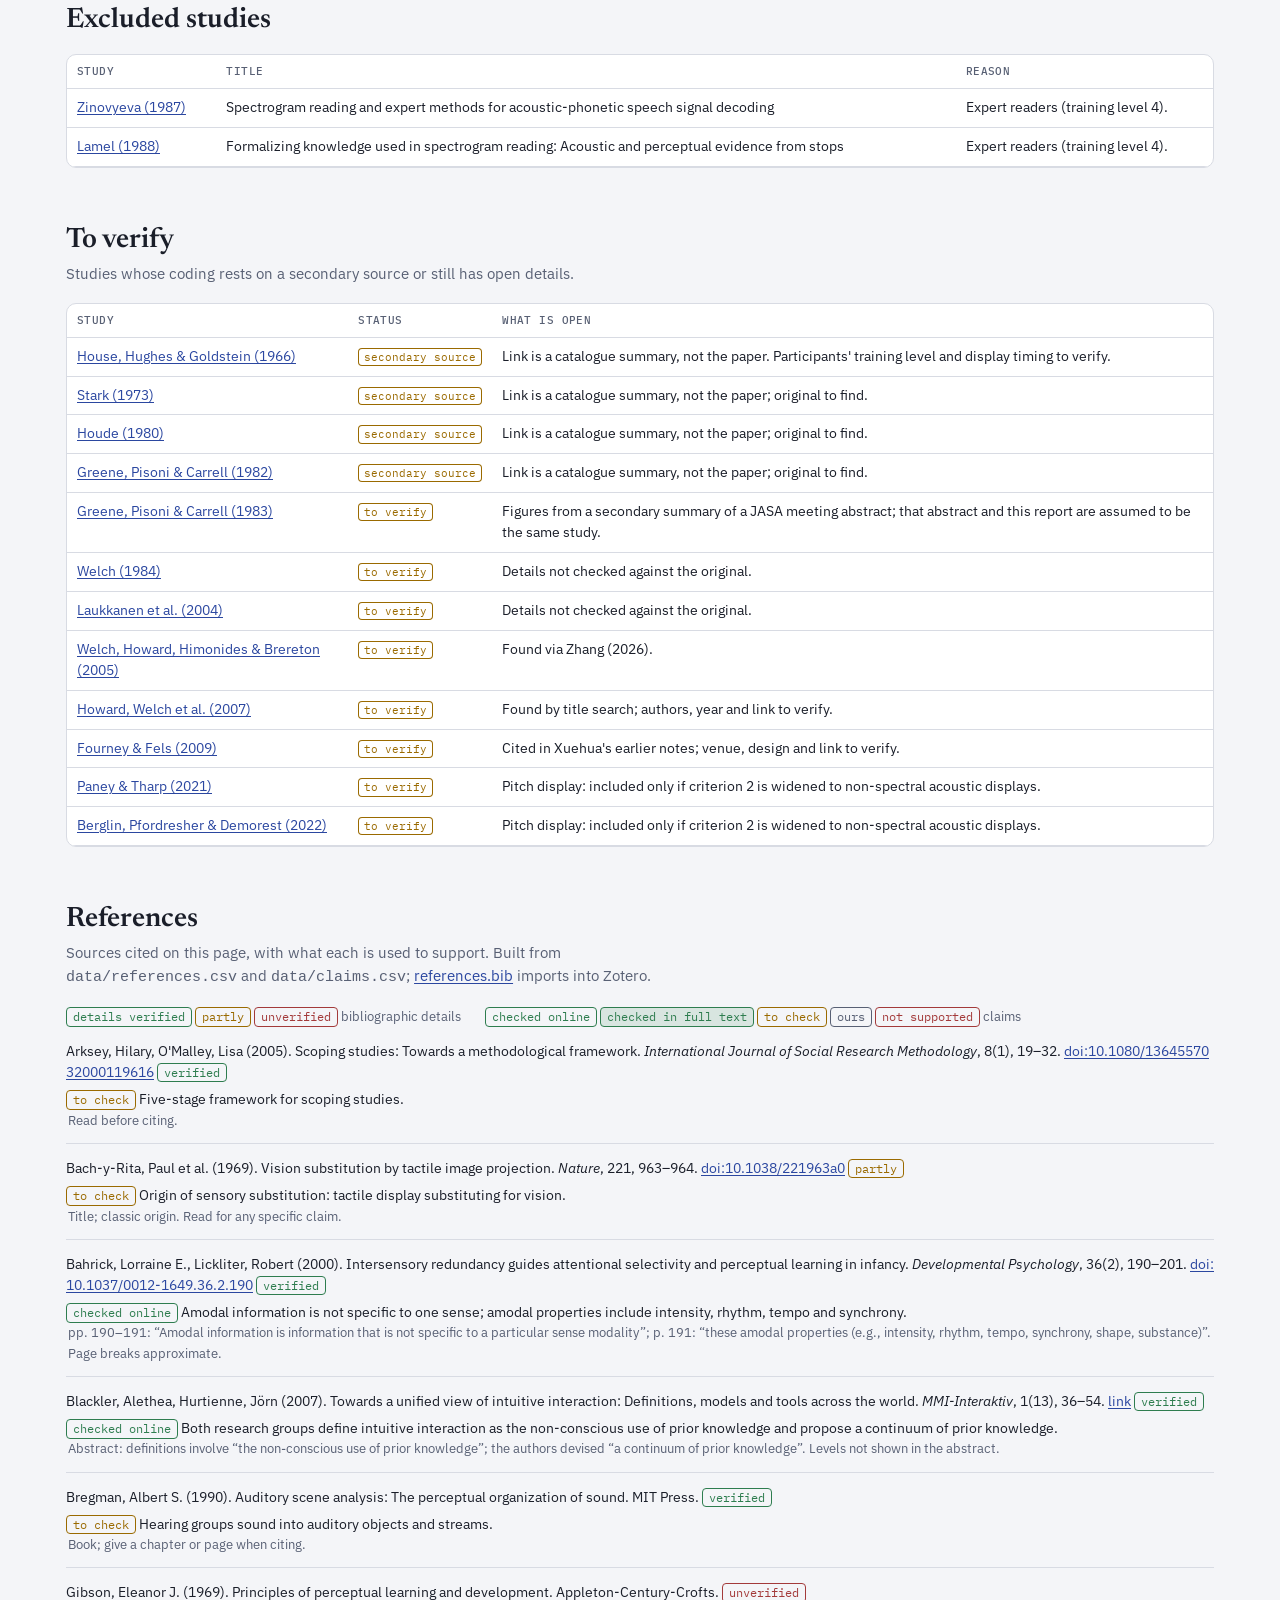
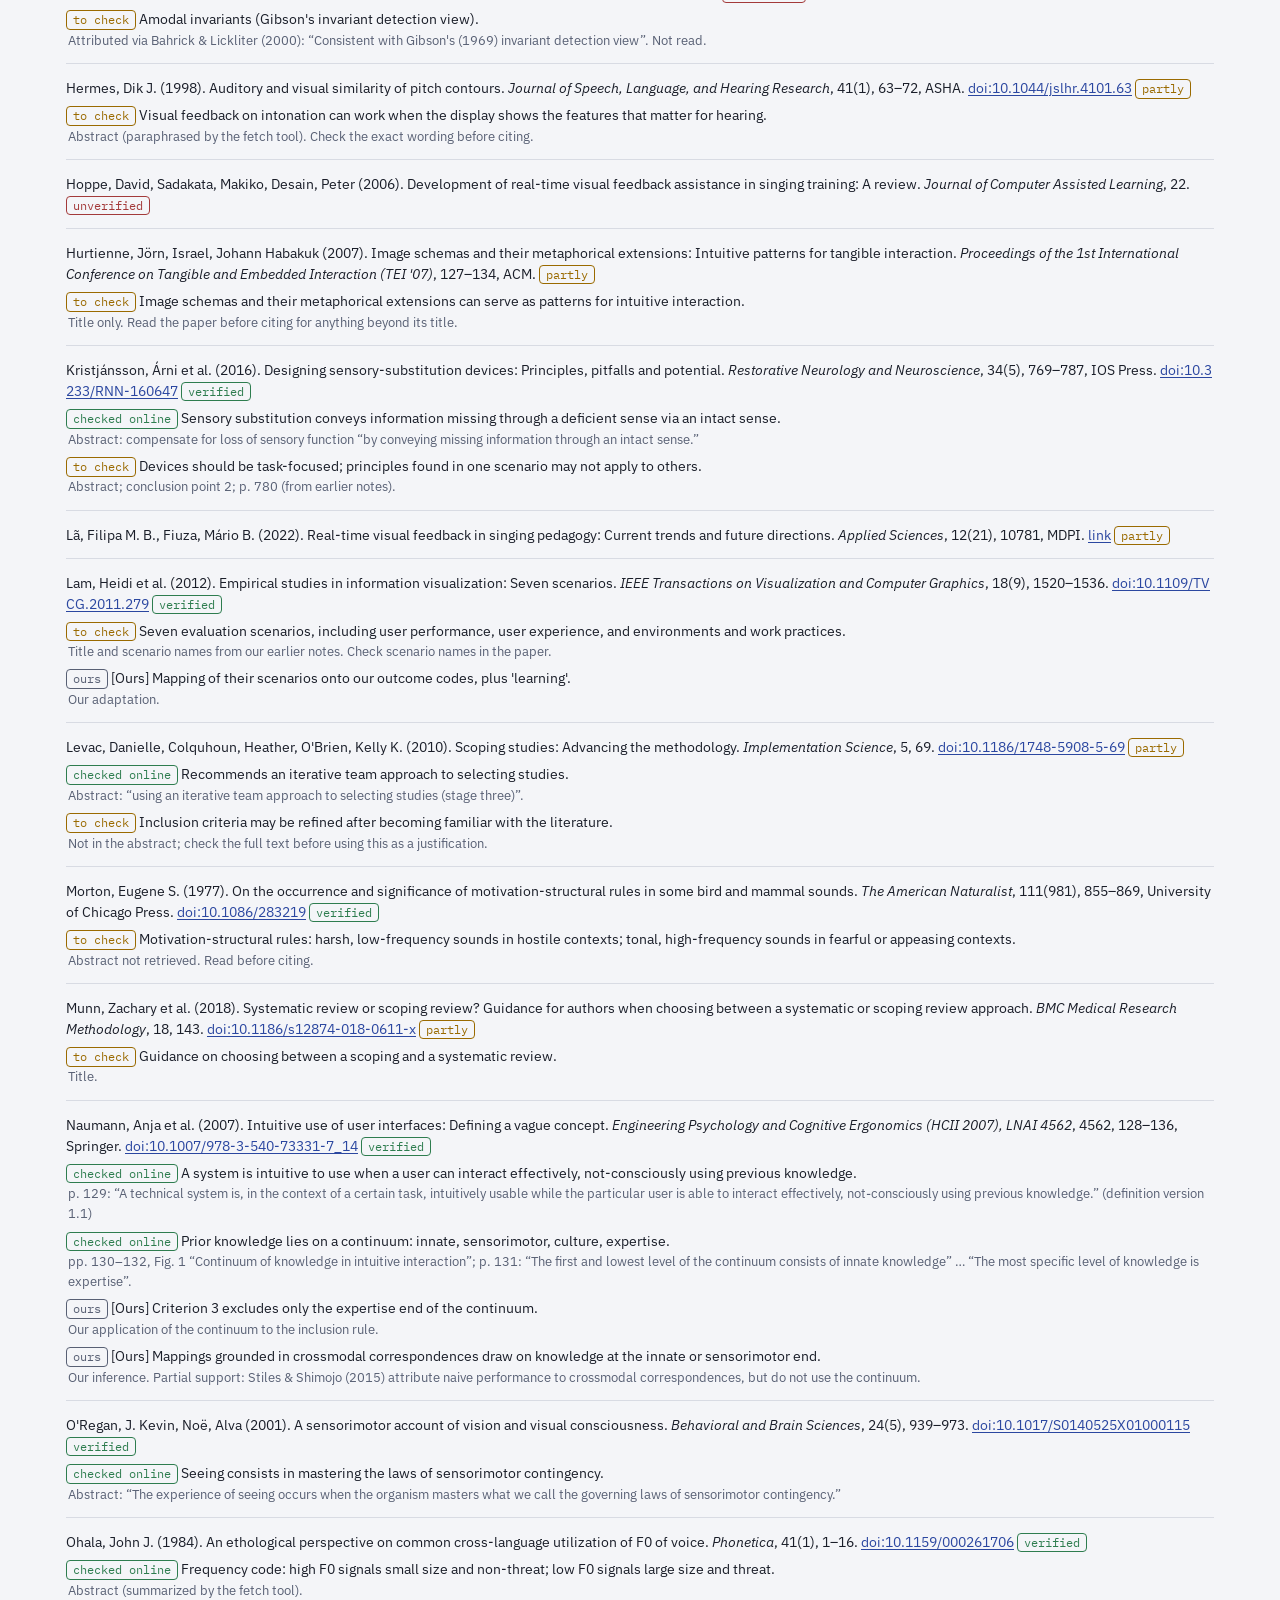
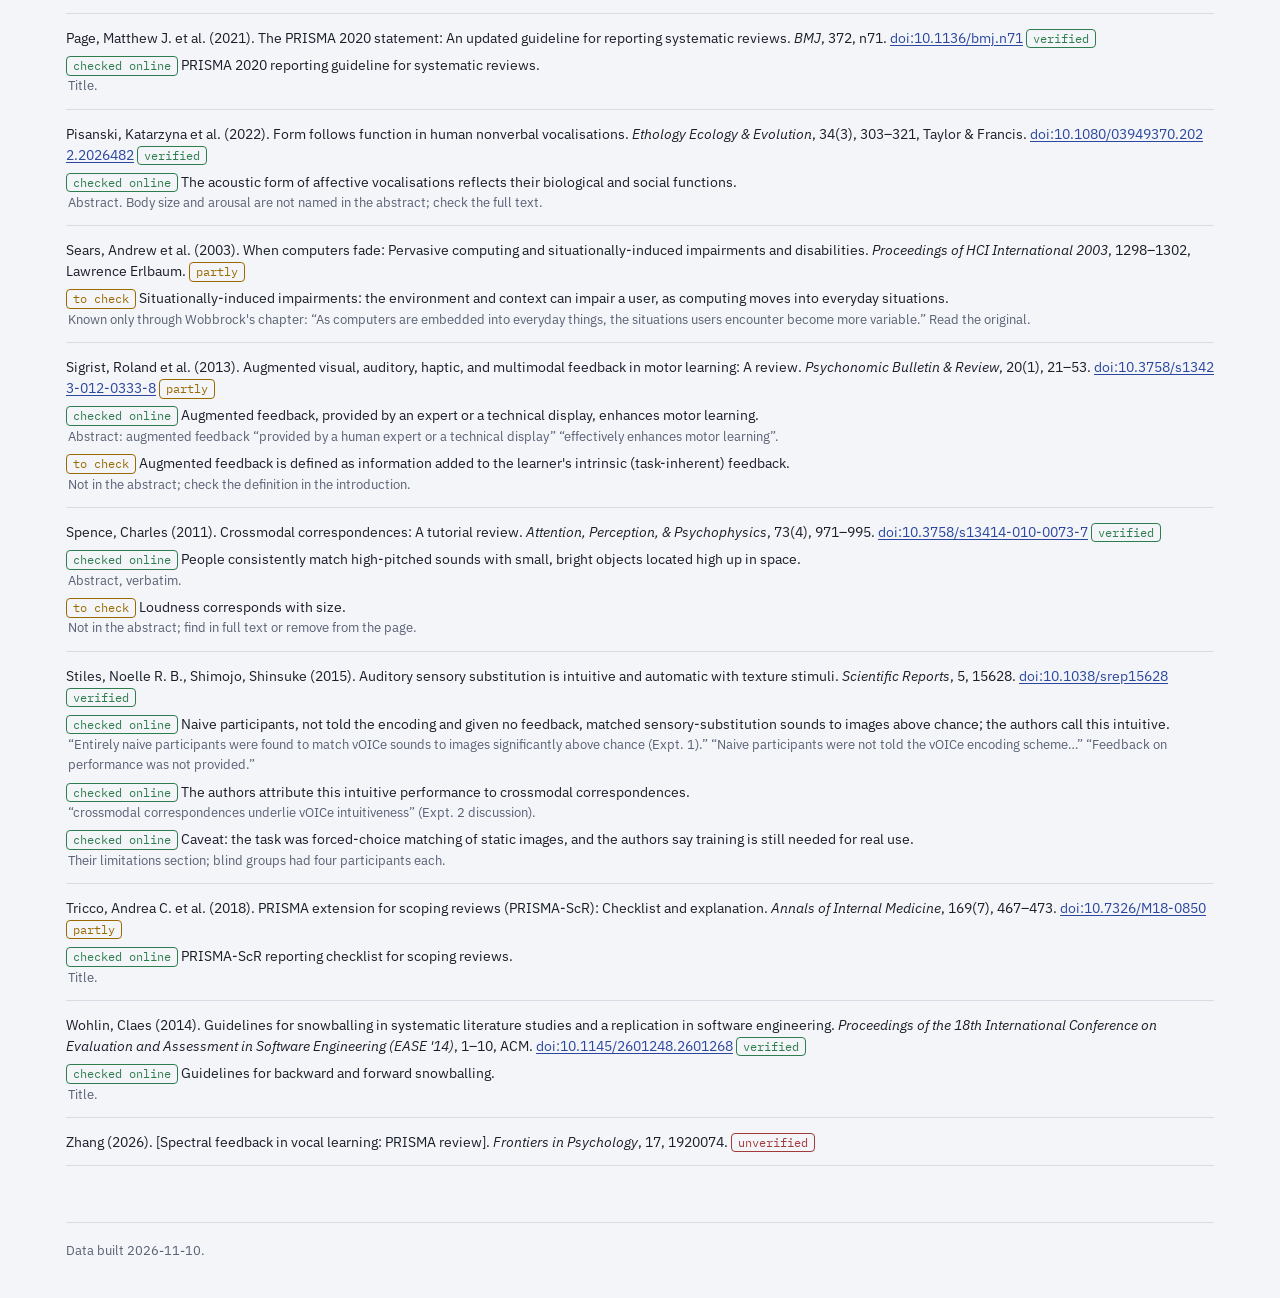
<file: method.html>
<!doctype html>
<html lang="en">
<head>
<meta charset="utf-8">
<meta name="viewport" content="width=device-width, initial-scale=1, viewport-fit=cover">
<title>Seeing Voice · Method</title>
<meta name="description" content="Inclusion criteria, coding scheme, open decisions and existing reviews.">
<link rel="preconnect" href="https://fonts.googleapis.com">
<link rel="preconnect" href="https://fonts.gstatic.com" crossorigin>
<link rel="stylesheet" href="https://fonts.googleapis.com/css2?family=Newsreader:opsz,wght@6..72,400;6..72,600&family=IBM+Plex+Sans:wght@400;500;600&family=IBM+Plex+Mono:wght@400;500&display=swap">
<link rel="stylesheet" href="assets/style.css">
<script src="data/data.js"></script>
<script src="assets/common.js"></script>
</head>
<body>
<header class="top"><div class="top-in">
  <a class="brand" href="index.html">Seeing Voice</a>
  <nav class="nav" aria-label="Pages">
    <a href="index.html">Overview</a>
    <a href="studies.html">Studies</a>
    <a href="method.html">Method</a>
    <a href="verify.html">Checks</a>
  </nav>
  <button class="theme-btn" type="button"></button>
</div></header>

<main class="wrap">
  <section class="hero">
    <span class="kicker">Method</span>
    <h1>How studies were chosen and coded</h1>
    <p class="lede">Planned as a scoping review (PRISMA-ScR): a reproducible search, two-stage screening and a fixed charting form, with descriptive counts and narrative synthesis rather than meta-analysis. Until the structured search is run, the studies here come from purposive searching, so the gaps listed are gaps in what we have found, not proven gaps.</p>
    <ol class="rqs">
      <li><b>RQ1</b> What visual displays of sound have been designed? <span>processing level × visual encoding · columns <code>displays</code>, and <code>processing</code>, <code>encoding</code> in displays.csv</span></li>
      <li><b>RQ2</b> For which users and in which settings? <span>hearing / DHH × external sound / own voice · <code>target_users</code>, <code>target_task</code>, <code>whose_sound</code>, <code>dhh</code>, <code>sound_type</code></span></li>
      <li><b>RQ3</b> How were they evaluated, and with what outcomes? <span>study design; what was tested · <code>design</code>, <code>n</code>, <code>compared</code>, <code>outcome</code>, <code>untrained_interpretation</code>, <code>measures</code>, <code>finding</code></span></li>
      <li><b>RQ4</b> What accounts of perception inform these designs, and how do the authors explain why their displays work or fail? <span><code>cited_theory</code>, <code>mapping_rationale</code>, <code>design_rationale</code>, <code>post_hoc_explanation</code></span></li>
    </ol>
  </section>

  <section class="prose" aria-labelledby="crit-h">
    <h2 id="crit-h">Inclusion criteria</h2>
    <p>A study is included if it meets all four criteria:</p>
    <ol>
      <li><b>Display.</b> A visual display <b>computed from the acoustic signal</b>, static or real-time. The sound <b>drives</b> the display: the picture is produced from the sound by a fixed process, not by a person's interpretation of that particular sound (human involvement level 1–3 <a href="#human">below</a>). <b>Exception:</b> displays driven by symbolic music data such as MIDI are included when they were designed for DHH users; the <code>displays</code> column records the source, so these studies stay distinguishable from signal-based ones. Excluded: music notation and lyrics, which are writing systems rather than displays of the sound; physiological biofeedback (<a href="#physio">below</a>).</li>
      <li><b>Sound.</b> Human voice (speech, singing, nonverbal vocalizations) is included for all users. Environmental sound and music are included only when the display was designed for or tested with DHH users.</li>
      <li><b>Users.</b> The display is meant to be used <b>without specialist knowledge of sound analysis</b>. Users can be hearing or DHH, any age, clinical or non-clinical. Training with the display within the study is allowed at any level and coded (<a href="#training">below</a>). Excluded: studies whose only participants are specialists trained to analyse sound through visual representations (acousticians, phoneticians, audio engineers, bioacousticians); such groups appear only as comparisons.</li>
      <li><b>Display evaluated in a user study.</b> Participants used the display and the study measured an outcome of it: whether it can be read, whether it is useful, its effect on learning or experience, or how it compares with other displays. Excluded: a system description, a demo or a design rationale alone; studies where the display is only a tool and is not itself evaluated; music visualizations made as artistic or creative work without a user study.</li>
    </ol>
    <p><b>Strands.</b> Included studies are grouped into three strands by setting: (1) reading speech from displays of others' voices; (2) displays as feedback on one's own voice in speech or singing training, including speech therapy and singing pedagogy; (3) sound visualization designed for or tested with DHH users. The strands organize the map and are recorded in the <code>criteria</code> column; they are not inclusion criteria, and a study can sit in more than one.</p>
    <p class="muted" style="font-size:13.5px">Revised 1 Nov 2026: the rule “computed from the acoustic signal” previously excluded all MIDI-driven displays, including Nanayakkara et al. (2013). The user-study requirement now does the work of keeping out artistic music visualizers.</p>
    <p class="muted" style="font-size:13.5px">Added 9 Nov 2026: the “sound drives the display” rule and the human involvement levels, following discussion with David. Wizard-of-Oz studies are included and coded by the intended system.</p>
    <p class="muted" style="font-size:13.5px">Revised 9 Nov 2026 (criterion 3): the line is drawn by the knowledge a display requires, not by who the users are. “Experts” was defined by spectrogram reading and no longer fits displays that are not spectrograms; training is now a property of how the system is learned, not an exclusion rule.</p>
    <p class="muted" style="font-size:13.5px">Restructured 9 Nov 2026: the three criteria (reading spectrograms, spectral feedback, DHH) became criteria that every study must meet (five, then four after merging “display is the object of study” with “user study”), and the three settings became strands. Under the new form, criteria 1–2 are no longer limited to spectral displays, and training given within a study no longer excludes it.</p>
    <p id="physio"><b>Physiological biofeedback is excluded</b>: displays of the articulators or muscles rather than of the sound, such as ultrasound tongue imaging, electropalatography, electromagnetic articulography, surface EMG, electroglottography and laryngeal endoscopy. Reasons: (1) they show how a sound is made, not what it sounds like, while this review is about visual representations of the acoustic signal; (2) they need sensors on or in the speaker, so they cannot show other people's voices or everyday sounds and do not apply to reading others' sound or to DHH sound access. They appear only where a study compares them with an acoustic display (e.g. McAllister et al., 2025).</p>
  </section>

  <section class="prose" id="human" aria-labelledby="human-h">
    <h2 id="human-h">Human involvement</h2>
    <p>The display must be caused by the sound: if the input sound changes, the picture changes with it, through a process that does not depend on a person's reading of that sound. Every mapping embeds human choices (pitch upwards, anger in red), so the question is not whether people made choices but <i>when</i>. Choices made at design time, before any particular sound arrives, are fixed into the process and apply to every input. Choices made after hearing a particular sound replace the sound as the cause of the picture.</p>
    <p><b>Test:</b> given a new recording and no person present, does the system still produce the display?</p>
    <div class="table-scroll"><table class="simple">
      <thead><tr><th>Level</th><th>What the person does</th><th>Included</th></tr></thead>
      <tbody>
        <tr><td>1 · Fully automatic</td><td>Sets the rules or trains the model in advance; the display then runs with no one in the loop. Models trained on human-labelled data count here when they run automatically.</td><td>Yes</td></tr>
        <tr><td>2 · Per-input tuning</td><td>Sets parameters for a specific input (e.g. a colour scheme for one song), after which the display is generated automatically. Variation within the input is driven by the sound; the overall setting is chosen by a person.</td><td>Yes</td></tr>
        <tr><td>3 · Human in the loop</td><td>Adjusts the display while it runs (e.g. a live VJ) or selects among generated outputs.</td><td>Yes</td></tr>
        <tr><td>4 · Human interpretation</td><td>Listens and decides what the picture shows: drawing or painting to the sound, writing a prompt for an image generator, labelling the sound by hand and then mapping the labels.</td><td>No</td></tr>
      </tbody>
    </table></div>
    <p>Generative models follow the same rule. Audio-conditioned generation (the sound or its features are the model's input) is level 1; a person who listens and writes the prompt is level 4. Random variation in the output does not break the link, because the sound still changes what can be generated, and a fixed seed makes the output reproducible.</p>
    <p><b>Wizard-of-Oz studies are included.</b> When researchers prepare or operate the display by hand to simulate a system meant to run automatically, the hand work is a stand-in for a process still to be built, not an interpretation that is part of the design. These studies are coded at the level of the intended system and flagged, since what participants saw may be cleaner or better timed than an automatic system would produce.</p>
    <p>Recorded for each study as <code>human_involvement</code> (<code>1</code>–<code>4</code>, for the system as designed) and <code>wizard_of_oz</code> (yes · no), so the degree of automation can be described across the field. Not yet added to <code>studies.csv</code>.</p>
  </section>

  <section class="prose" id="training" aria-labelledby="train-h">
    <h2 id="train-h">Prior knowledge and training (criterion 3)</h2>
    <p><b>Prior knowledge.</b> Naumann et al. (2007, p. 129) call a system intuitively usable when a user “is able to interact effectively, not-consciously using previous knowledge”, and order that knowledge on a continuum from innate and sensorimotor knowledge, through culture, to expertise (pp. 130–132; see also Blackler &amp; Hurtienne, 2007). Hurtienne &amp; Israel (2007) proposed image schemas as patterns for intuitive interaction. [Ours: criterion 3 excludes only the expertise end of this continuum, that is, displays read by applying specialist knowledge of sound analysis, such as acoustic-phonetic rules for spectrograms. Mappings grounded in crossmodal correspondences would draw on the innate or sensorimotor end.]</p>
    <p><b>Training with the system.</b> As in research on sensory substitution, training means learning to use the system within the study. It is allowed at any level and coded, because how much learning a display needs is one of the things the review compares. The line between levels 2 and 3 is whether participants work out the mapping from examples or are told the rules.</p>
    <div class="table-scroll"><table class="simple">
      <thead><tr><th>Level</th><th>Training with the display</th></tr></thead>
      <tbody>
        <tr><td>0 · None</td><td>Participants use the display without explanation</td></tr>
        <tr><td>1 · Orientation</td><td>Brief explanation of the mapping, or a few examples</td></tr>
        <tr><td>2 · Practice</td><td>Repeated practice with feedback or labelled examples, without being told the mapping rules (perceptual learning)</td></tr>
        <tr><td>3 · Explicit instruction</td><td>Systematic teaching of the mapping rules (e.g. acoustic-phonetic rules for spectrograms)</td></tr>
      </tbody>
    </table></div>
    <p><b>Evidence of intuitiveness.</b> Whether a display is intuitive is a result, not an inclusion rule. Stiles &amp; Shimojo (2015) called a sensory-substitution mapping intuitive because naive participants, told nothing about the encoding and given no feedback, matched its sounds to images above chance, and they attributed this to crossmodal correspondences. Following them, intuitiveness is read from performance at training level 0, whatever the task. <code>untrained_interpretation</code> is a stricter test: saying what a sound is, not matching. Authors' own claims are coded separately (<code>claims_intuitive</code>), so claims and evidence can be compared.</p>
    <p class="muted" style="font-size:13.5px">What each source supports, and whether it has been checked, is listed under <a href="#refs-h">References</a>. Text in [Ours: …] is our own reasoning.</p>
  </section>

  <section class="prose" aria-labelledby="code-h">
    <h2 id="code-h">Coding scheme</h2>
    <p>Each study is described with plain, observable variables instead of a theoretical framework. The columns are in <code>data/studies.csv</code>; <code>build.py</code> rejects values not listed here.</p>
    <div class="table-scroll"><table class="simple">
      <thead><tr><th>Column</th><th>Values</th><th>Meaning</th></tr></thead>
      <tbody>
        <tr><td><code>criteria</code></td><td><code>1</code> <code>2</code> <code>3</code> (several, separated by <code>;</code>)</td><td>Which strands the study belongs to</td></tr>
        <tr><td><code>displays</code></td><td>ids from <code>displays.csv</code></td><td>Display types shown to participants</td></tr>
        <tr><td><code>target_users</code></td><td>free text</td><td>Who the display was designed for (may differ from who was tested)</td></tr>
        <tr><td><code>target_task</code></td><td>free text</td><td>What the display is meant to help them do</td></tr>
        <tr><td><code>sound_type</code></td><td>speech · singing · nonverbal-vocal · environmental · music · animal (several, <code>;</code>)</td><td>Kind of sound shown</td></tr>
        <tr><td><code>sound_properties</code></td><td>free text</td><td>What about the sound is shown: the whole spectrum, selected acoustic features (F0, formants, loudness, location), or inferred information (sound class, emotion)</td></tr>
        <tr><td><code>scope</code></td><td>general · task-specific · both · unknown</td><td>General: shows the sound as a whole, for any use (e.g. a spectrogram). Task-specific: shows only what one task needs (e.g. F3 against a target for /r/). Both: the study compares the two.</td></tr>
        <tr class="th-row"><td><code>cited_theory</code></td><td>sensory-substitution · crossmodal-correspondence · amodal-perception · sensorimotor · augmentation · embodiment · motor-learning · biofeedback · user-centred-design · other · none-stated (several, <code>;</code>)</td><td>Theory the authors cite as grounds for the design. Empty = not coded yet.</td></tr>
        <tr class="th-row"><td><code>mapping_rationale</code></td><td>crossmodal-correspondence · amodal · sensorimotor · convention · learned · none-stated (several, <code>;</code>)</td><td>Grounds the authors give for mapping each acoustic feature to its visual form. <i>Convention</i>: a standard plot (e.g. frequency upwards). <i>Learned</i>: the mapping is fitted by a model. Empty = not coded yet.</td></tr>
        <tr class="th-row"><td><code>design_rationale</code></td><td>free text, short quote or paraphrase</td><td>Reason the authors give for the design before testing, usually in the introduction or design section.</td></tr>
        <tr class="th-row"><td><code>post_hoc_explanation</code></td><td>free text, short quote or paraphrase</td><td>How the discussion accounts for the results: why the display worked or failed. Note where it comes from (abstract, full text).</td></tr>
        <tr class="ev-row"><td><code>untrained_interpretation</code></td><td>yes · no · unknown</td><td>Whether viewers said what a sound is or is like from the display alone, without first learning the mapping. Matching, discrimination, learning over trials and producing one's own voice count as <i>no</i>.</td></tr>
        <tr><td><code>whose_sound</code></td><td>own · other · both · unknown</td><td>Whether viewers see their own voice or someone else's sound</td></tr>
        <tr><td><code>task</code></td><td>identify · match · detect · produce · rate · unknown</td><td>What viewers do with the display</td></tr>
        <tr><td><code>timing</code></td><td>static · real-time · after-attempt · unknown</td><td>When the display appears relative to the sound</td></tr>
        <tr><td><code>attention</code></td><td>focal · peripheral · unknown</td><td>Whether the display is the main task or watched alongside other activity</td></tr>
        <tr><td><code>dhh</code></td><td>yes · no · mixed · unknown</td><td>Whether participants include deaf or hard-of-hearing people</td></tr>
        <tr><td><code>access</code></td><td>substitution · augmentation · situational · unknown</td><td>Why users need to see the sound. <i>substitution</i>: users cannot hear it (sensory substitution; Bach-y-Rita et al., 1969; Kristjánsson et al., 2016). <i>augmentation</i>: users can hear it and the display adds information or makes it explicit; with <code>whose_sound</code> = own this is augmented feedback in the motor-learning sense (Sigrist et al., 2013). <i>situational</i>: users can normally hear it but not in the setting, e.g. noise or enforced silence (situational impairment; Sears et al., 2003). Coded for the target users.</td></tr>
        <tr><td><code>training</code></td><td>free text, level first</td><td>Training level with the display (0–3, see <a href="#training">above</a>) and duration</td></tr>
        <tr><td><code>claims_intuitive</code></td><td>yes · no</td><td>Whether the authors describe the display or its mapping as intuitive (or easy to understand without training)</td></tr>
        <tr class="ev-row"><td><code>design</code></td><td>rct · experiment · single-case · case-study · single-group · crowdsourcing · mixed · qualitative · unknown</td><td>Type of user study (definitions below)</td></tr>
        <tr class="ev-row"><td><code>n</code></td><td>free text, number first</td><td>Number of participants, with subgroups</td></tr>
        <tr class="ev-row"><td><code>compared</code></td><td>free text</td><td>Conditions or groups compared (the independent variables); empty if none</td></tr>
        <tr class="ev-row"><td><code>procedure</code></td><td>free text</td><td>What participants did: sessions, training, task</td></tr>
        <tr class="ev-row"><td><code>outcome</code></td><td>performance · learning · preference · experience · practice (several, <code>;</code>)</td><td>Type of outcome measured (<a href="#outcome">definitions</a>)</td></tr>
        <tr class="ev-row"><td><code>measures</code></td><td>free text</td><td>What was measured (the dependent variables)</td></tr>
        <tr class="ev-row"><td><code>finding</code></td><td>free text</td><td>Main result</td></tr>
        <tr><td><code>found_via</code></td><td>prior · database · snowball · review-list · hand-search</td><td>How the study was found (for the flow diagram)</td></tr>
        <tr class="ev-row"><td><code>limits</code></td><td>free text</td><td>Limitations; mark our own observations as such</td></tr>
        <tr><td><code>include</code></td><td>yes · pending · background · no</td><td>Decision; <code>no</code> needs an <code>exclude_reason</code></td></tr>
        <tr><td><code>status</code></td><td>read · abstract · secondary · verify</td><td>How well the coding is backed (below)</td></tr>
        <tr><td><code>image</code></td><td>path, default <code>images/&lt;id&gt;.png</code></td><td>Screenshot of a figure from the paper</td></tr>
      </tbody>
    </table></div>
    <h3>Source status</h3>
    <ul>
      <li><span class="badge st-read">full text read</span> coding checked against the paper.</li>
      <li><span class="badge st-abstract">abstract only</span> coding from the abstract or publisher summary.</li>
      <li><span class="badge st-secondary">secondary source</span> known only through another paper or a catalogue summary.</li>
      <li><span class="badge st-verify">to verify</span> details uncertain or not yet checked; do not cite yet.</li>
    </ul>
    <p>Text marked <span class="ours">[Ours: …]</span> in results or limitations is our interpretation, not the authors'. Every row was coded by Claude and is being checked against the originals; the checklist is in <code>TODO.md</code>.</p>
    <h3>Review type and search</h3>
    <p>So far a conceptual review: studies were found by purposive searching, reference lists and snowballing, not by a documented database search. The plan for a structured search (likely a scoping review following PRISMA-ScR), the decisions it needs and the areas not yet searched are in <code>SEARCH.md</code>. The <code>found_via</code> column records how each study was found; all current ones are <code>prior</code>.</p>
  </section>

  <section aria-labelledby="ev-h">
    <div class="section-head">
      <h2 id="ev-h">How the studies were evaluated</h2>
      <p>Included and pending studies by user-study design and strand. A study in two strands is counted in both.</p>
    </div>
    <div class="panel table-scroll"><table class="simple" id="design-matrix"></table></div>
    <div class="prose" style="margin-top:16px">
      <h3>Design types</h3>
      <ul>
        <li><b>Randomized controlled trial</b>: participants randomly assigned to treatments.</li>
        <li><b>Experiment</b>: conditions or groups compared, or accuracy measured under controlled conditions.</li>
        <li><b>Single-case design</b>: a few participants, each measured repeatedly across phases or alternating treatments.</li>
        <li><b>Case study</b>: one participant, without a formal single-case design.</li>
        <li><b>Single group</b>: one group measured over time, no comparison condition.</li>
        <li><b>Crowdsourcing</b>: judgments collected from online volunteers.</li>
        <li><b>Mixed methods</b>: measures combined with interviews or design feedback.</li>
        <li><b>Qualitative</b>: interviews, observation or action research only.</li>
      </ul>
    </div>
  </section>

  <section class="prose" id="matrix">
    <h2>Display matrix (RQ1)</h2>
    <p>Each display type in <code>displays.csv</code> is coded on two dimensions.</p>
    <p><b>Processing level</b> (<code>processing</code>): what is computed between the signal and the picture. <i>Signal</i>: the whole signal, transformed but not selected (waveform, spectrogram, spectrum). <i>Feature</i>: selected measurable quantities (F0, loudness, location). <i>Inferred</i>: the output of a recognizer (sound class, emotion). <i>Learned</i>: a neural network's latent space. <i>Symbolic</i>: note data such as MIDI, not audio. <i>Physiological</i>: not sound at all; outside scope.</p>
    <p><b>Visual encoding</b> (<code>encoding</code>): how it is drawn. <i>Plot</i>: axes, read like a graph. <i>Abstract mapping</i>: a continuous quantity drives a visual property such as size, colour, shape, motion or typography, so a small change in the sound gives a small change in the picture. <i>Symbol</i>: a sign that stands for a category (icon, emoji, word); the picture stays the same until the category changes. Mixed displays are coded by their main encoding; expressive captions, for example, are text whose typography is an abstract mapping of prosody.</p>
  </section>

  <section class="prose" id="lens">
    <h2>Theoretical lens (our analysis)</h2>
    <p>Five perspectives on cross-sensory perception, each turned into questions we answer for every display. These are <b>our</b> judgements of the display, kept separate from the theory the authors cite (<code>cited_theory</code>, RQ4): a pitch contour uses the pitch–height correspondence whether or not its authors mention it. Each lens is used on its own; together they do not form one theory. The <code>lens_*</code> columns need operational definitions checked on a pilot set and, ideally, a second coder.</p>

    <h3>1. Crossmodal correspondences</h3>
    <p>Consistent associations between features of different senses, such as matching high-pitched sounds with small, bright objects located high up (Spence, 2011).</p>
    <ul>
      <li><code>lens_correspondence</code> (free text): which correspondences the mapping uses, e.g. "pitch–height; loudness–size"; "none" if the mapping is arbitrary or learned.</li>
      <li><code>lens_scale</code>: perceptual · physical · mixed · not-applicable. Whether frequency and intensity are drawn on perceptual scales (log or mel frequency, loudness) or physical ones (linear Hz, dB). Hermes (1998) relates the effectiveness of visual intonation feedback to displays that show the features that matter for hearing.</li>
    </ul>

    <h3>2. Amodal properties</h3>
    <p>Properties that can be picked up by more than one sense, such as synchrony, rhythm, tempo and intensity change (Bahrick &amp; Lickliter, 2000, following Gibson, 1969).</p>
    <ul>
      <li><code>lens_time</code>: in-time (the picture changes as the sound happens) · time-as-space (time is drawn on an axis, as in a spectrogram) · no-time (a snapshot or a label).</li>
      <li><code>lens_amodal</code> (several, <code>;</code>): synchrony · rhythm · tempo · intensity · none. Which of them a viewer can pick up. When time is drawn as space, rhythm becomes spacing that has to be read, not perceived as rhythm.</li>
    </ul>

    <h3>3. Sensorimotor contingencies</h3>
    <p>Perceiving is mastering how sensory input changes with one's own actions (O'Regan &amp; Noë, 2001).</p>
    <ul>
      <li><code>lens_loop</code>: closed (the viewer's own voice drives the display in real time) · exploratory (the viewer acts on the display to explore other sounds, e.g. by moving, selecting or replaying) · open (the viewer only watches).</li>
    </ul>

    <h3>4. Form and function in vocal signals</h3>
    <p>The acoustic form of vocalizations reflects their function: body size, arousal, distress, intent (Pisanski et al., 2022; Morton's motivation-structural rules, 1977; Ohala's frequency code, 1984).</p>
    <ul>
      <li><code>lens_level</code> (several, <code>;</code>): acoustic (physical quantities) · perceptual (how it sounds) · functional (what the sound signals about the source).</li>
      <li><code>lens_function_route</code>: label (a recognizer names the function, e.g. an emotion emoji) · form (a visual form that carries the same function, e.g. a larger shape for a larger body) · not-applicable.</li>
    </ul>

    <h3>5. Auditory scene analysis</h3>
    <p>Hearing groups sound into objects and streams, such as one talker or one event (Bregman, 1990). Gabrys (1990) found cues spread across two visual objects harder to learn than cues within one.</p>
    <ul>
      <li><code>lens_objects</code>: yes · partly · no. Whether one auditory object appears as one visual object. In a spectrogram, the harmonics of one voice are separate lines: no.</li>
    </ul>
    <p class="muted" style="font-size:13px">Check status of each source: see <a href="#refs-h">References</a>.</p>
  </section>

  <section class="prose" id="outcome" aria-labelledby="out-h">
    <h2 id="out-h">Outcome types</h2>
    <p>Adapted from the evaluation scenarios of Lam, Bertini, Isenberg, Plaisant &amp; Carpendale (2012), <a href="https://doi.org/10.1109/TVCG.2011.279">Empirical studies in information visualization: Seven scenarios</a>, <i>IEEE TVCG</i> 18(9). Their “user performance”, “user experience” and “environments and work practices” map onto performance, preference/experience and practice. “Learning” is added because voice-training studies measure change in the user's own production over time, which their scenarios do not cover.</p>
    <ul>
      <li><b>Performance</b>: accuracy or speed of a task done with the display (identify, match, detect).</li>
      <li><b>Learning</b>: change over training, including transfer to new items and retention without the display.</li>
      <li><b>Preference</b>: ratings or rankings of displays.</li>
      <li><b>Experience</b>: subjective states such as enjoyment, flow or self-efficacy.</li>
      <li><b>Practice</b>: interviews or observation of how the display is or would be used.</li>
    </ul>
    <p class="muted" style="font-size:13.5px">Outcome codes are ours, assigned from the measures listed in each paper; they are part of what needs checking (see <code>TODO.md</code>).</p>
  </section>

  <section aria-labelledby="dec-h">
    <div class="section-head">
      <h2 id="dec-h">Open decisions</h2>
      <p>Studies affected by these are coded <span class="badge inc-pending">pending decision</span>.</p>
    </div>
    <div class="two">
      <div class="decision panel">
        <b>Do pitch displays count? <span class="muted">Settled 9 Nov: yes</span></b>
        <p>Most singing-feedback studies show a pitch contour, which is computed from the signal but is not spectral. Under the five criteria any display computed from the acoustic signal is in (criterion 1), so pitch displays are included. The affected studies are still coded pending until they are re-screened.</p>
        <p class="muted" id="dec-pitch"></p>
      </div>
      <div class="decision panel">
        <b>Environmental sound and music? <span class="muted">Settled 9 Nov: DHH only</span></b>
        <p>Most DHH sound-awareness displays target environmental sounds (doorbells, alarms, speech nearby), not voice. Criterion 2 includes environmental sound and music only when the display was designed for or tested with DHH users, because those studies test the same question for the same users: what a computed picture of sound conveys without hearing.</p>
      </div>
    </div>
  </section>

  <section class="prose" aria-labelledby="rev-h">
    <h2 id="rev-h">Existing reviews</h2>
    <ul>
      <li><b>Zhang (2026).</b> PRISMA review of spectral feedback in vocal learning, organized by psychological mechanism. <i>Frontiers in Psychology</i> 17:1920074. Read in full.</li>
      <li><b>Lã &amp; Fiuza (2022).</b> <a href="https://www.mdpi.com/2076-3417/12/21/10781">Real-time visual feedback in singing pedagogy: Current trends and future directions</a>. <i>Applied Sciences</i> 12(21), 10781. Lead for singing studies that use spectrograms.</li>
      <li><b>Hoppe, Sadakata &amp; Desain (2006).</b> Development of real-time visual feedback assistance in singing training: a review. <i>Journal of Computer Assisted Learning</i> 22. Not yet read.</li>
    </ul>
    <div class="callout panel">
      <b>Use Zhang (2026) with caution</b>
      <p>Most of the 36 studies it reviews use pitch displays rather than spectral ones; evidence on spectral or formant feedback is thin. At least two references are misattributed: Lã &amp; Fiuza (2022) appears as Bernardini et al. (2022), and Blanco, Tassani &amp; Ramirez (2021) as García-García &amp; Tejada (2021). Check every study it cites against the original before using it.</p>
    </div>
  </section>

  <section class="prose" aria-labelledby="gap-h">
    <h2 id="gap-h">Not found so far</h2>
    <p>Possible gaps. A systematic search is needed before claiming any of them.</p>
    <ol>
      <li>Whether untrained viewers can read paralinguistic information (emotion, arousal, speaker sex, distress) from raw spectrograms, with clear ground truth.</li>
      <li>Eye-tracking studies of how people look at spectrograms.</li>
      <li>Systematic manipulation of rendering parameters (frequency scale, window length, dynamic range, colour map) and their effect on readability. The closest is House et al. (1966), on display size and aspect ratio.</li>
    </ol>
  </section>

  <section aria-labelledby="exc-h">
    <div class="section-head"><h2 id="exc-h">Excluded studies</h2></div>
    <div class="panel table-scroll"><table class="simple" id="excluded"></table></div>
  </section>

  <section aria-labelledby="ver-h">
    <div class="section-head">
      <h2 id="ver-h">To verify</h2>
      <p>Studies whose coding rests on a secondary source or still has open details.</p>
    </div>
    <div class="panel table-scroll"><table class="simple" id="verify"></table></div>
  </section>

  <section aria-labelledby="refs-h">
    <div class="section-head">
      <h2 id="refs-h">References</h2>
      <p>Sources cited on this page, with what each is used to support. Built from <code>data/references.csv</code> and <code>data/claims.csv</code>; <a href="data/references.bib" download>references.bib</a> imports into Zotero.</p>
    </div>
    <div class="ref-key">
      <span><span class="rs rs-verified">details verified</span> <span class="rs rs-partly">partly</span> <span class="rs rs-unverified">unverified</span> bibliographic details</span>
      <span><span class="cs cs-checked-online">checked online</span> <span class="cs cs-checked-fulltext">checked in full text</span> <span class="cs cs-to-check">to check</span> <span class="cs cs-ours">ours</span> <span class="cs cs-wrong">not supported</span> claims</span>
    </div>
    <ol class="refs" id="refs"></ol>
  </section>

  <footer class="foot">
    <span>Data built <span data-built></span>.</span>
  </footer>
</main>

<script>
(function () {
  const { esc, statusBadge } = window.SVR;
  const S = window.STUDIES || [];
  const link = s => `<a href="studies.html?q=${encodeURIComponent(s.id)}&background=1&no=1">${esc(s.authors)} (${s.year})</a>`;
  document.getElementById("excluded").innerHTML =
    `<thead><tr><th>Study</th><th>Title</th><th>Reason</th></tr></thead><tbody>` +
    S.filter(s => s.include === "no").map(s => `<tr><td>${link(s)}</td><td>${esc(s.title)}</td><td>${esc(s.exclude_reason)}</td></tr>`).join("") + "</tbody>";
  document.getElementById("verify").innerHTML =
    `<thead><tr><th>Study</th><th>Status</th><th>What is open</th></tr></thead><tbody>` +
    S.filter(s => s.status === "verify" || s.status === "secondary").map(s =>
      `<tr><td>${link(s)}</td><td>${statusBadge(s)}</td><td>${esc(s.source_note || "Details not checked against the original.")}</td></tr>`).join("") + "</tbody>";
  const DES = ["rct", "experiment", "single-case", "case-study", "single-group", "crowdsourcing", "mixed", "qualitative", "unknown"];
  const IN = S.filter(s => s.include === "yes" || s.include === "pending");
  const cell = (d, c) => {
    const xs = IN.filter(s => s.design === d && s.criteria.includes(c));
    return xs.length ? `<b>${xs.length}</b> <span class="muted" style="font-size:12.5px">${xs.map(s => esc(window.SVR.shortAuthors(s.authors)) + " " + s.year).join(", ")}</span>` : '<span class="muted">–</span>';
  };
  document.getElementById("design-matrix").innerHTML =
    `<thead><tr><th>Design</th><th>1 · Reading</th><th>2 · Voice training</th><th>3 · DHH</th></tr></thead><tbody>` +
    DES.filter(d => IN.some(s => s.design === d)).map(d =>
      `<tr><td><a href="studies.html?view=table&design=${d}">${esc(window.SVR.VALUE.design[d])}</a></td><td>${cell(d, "1")}</td><td>${cell(d, "2")}</td><td>${cell(d, "3")}</td></tr>`).join("") + "</tbody>";
  // ---------- references ----------
  const REFS = (window.REFERENCES || []).slice().sort((a, b) => a.authors.localeCompare(b.authors) || a.year - b.year);
  const CL = window.CLAIMS || [];
  const fmtAuthors = a => {
    const xs = a.split(";").map(x => x.trim()).filter(Boolean);
    return xs.length > 3 ? `${xs[0]} et al.` : xs.join(", ");
  };
  const CS = { "checked-online": "checked online", "checked-fulltext": "checked in full text", "to-check": "to check", ours: "ours", wrong: "not supported" };
  document.getElementById("refs").innerHTML = REFS.map(r => {
    const where = [r.venue && `<i>${esc(r.venue)}</i>`, r.volume && (r.issue ? `${esc(r.volume)}(${esc(r.issue)})` : esc(r.volume)), r.pages && esc(r.pages), r.publisher && esc(r.publisher)].filter(Boolean).join(", ");
    const link = r.doi ? `<a href="https://doi.org/${esc(r.doi)}">doi:${esc(r.doi)}</a>` : (r.url ? `<a href="${esc(r.url)}">link</a>` : "");
    const cs = CL.filter(c => c.ref === r.id);
    return `<li id="ref-${esc(r.id)}"><div class="ref-cite">${esc(fmtAuthors(r.authors))} (${r.year}). ${esc(r.title)}. ${where}${where ? "." : ""} ${link}
      <span class="rs rs-${r.meta_status}" title="${esc(r.meta_source)}">${esc(r.meta_status)}</span></div>
      ${cs.length ? `<ul class="ref-claims">${cs.map(c => `<li><span class="cs cs-${c.status}">${CS[c.status] || c.status}</span> ${esc(c.claim)}<div class="ev">${esc(c.evidence)}${c.note ? ` · <b>Note:</b> ${esc(c.note)}` : ""}</div></li>`).join("")}</ul>` : ""}</li>`;
  }).join("");

  const pitch = S.filter(s => s.include === "pending" && s.displays.includes("pitch"));
  document.getElementById("dec-pitch").textContent = `Pending on this: ${pitch.map(s => s.authors.split(/,| &/)[0] + " " + s.year).join(", ")}.`;
})();
</script>
</body>
</html>
</file>
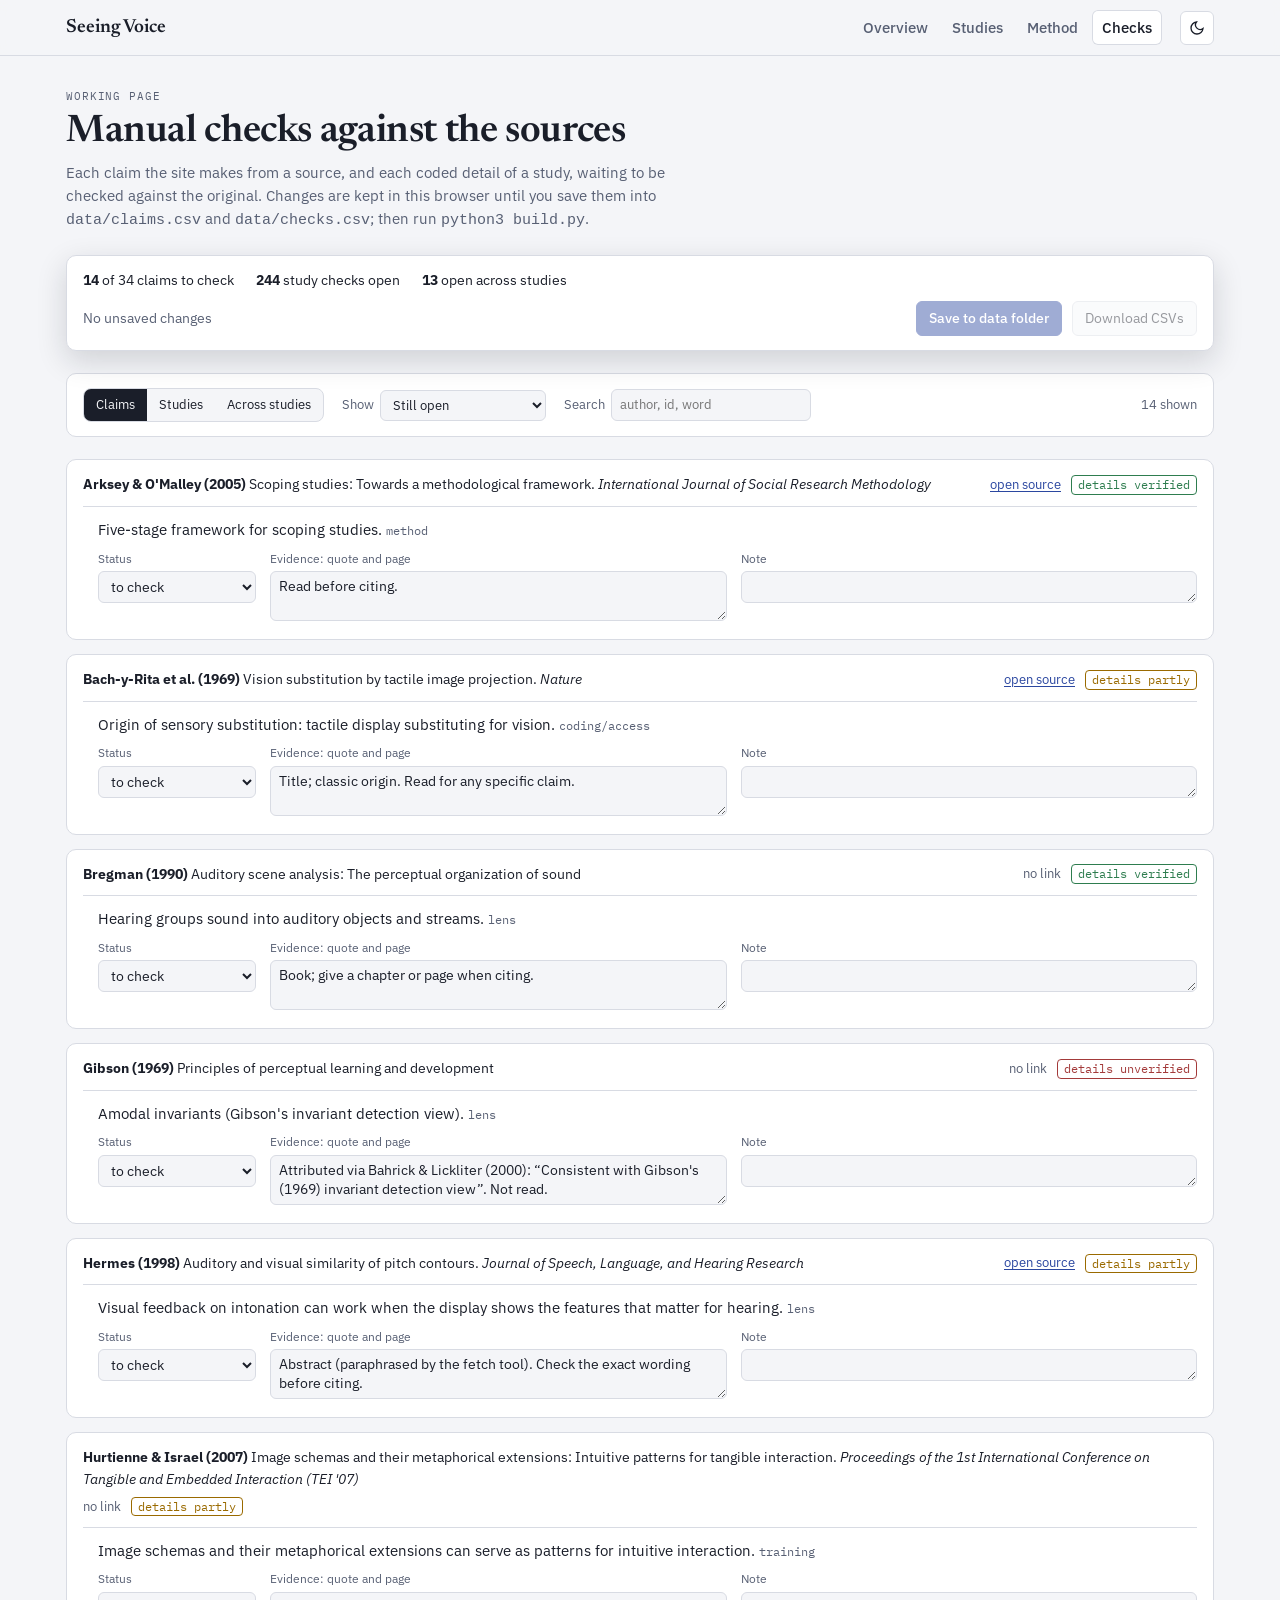
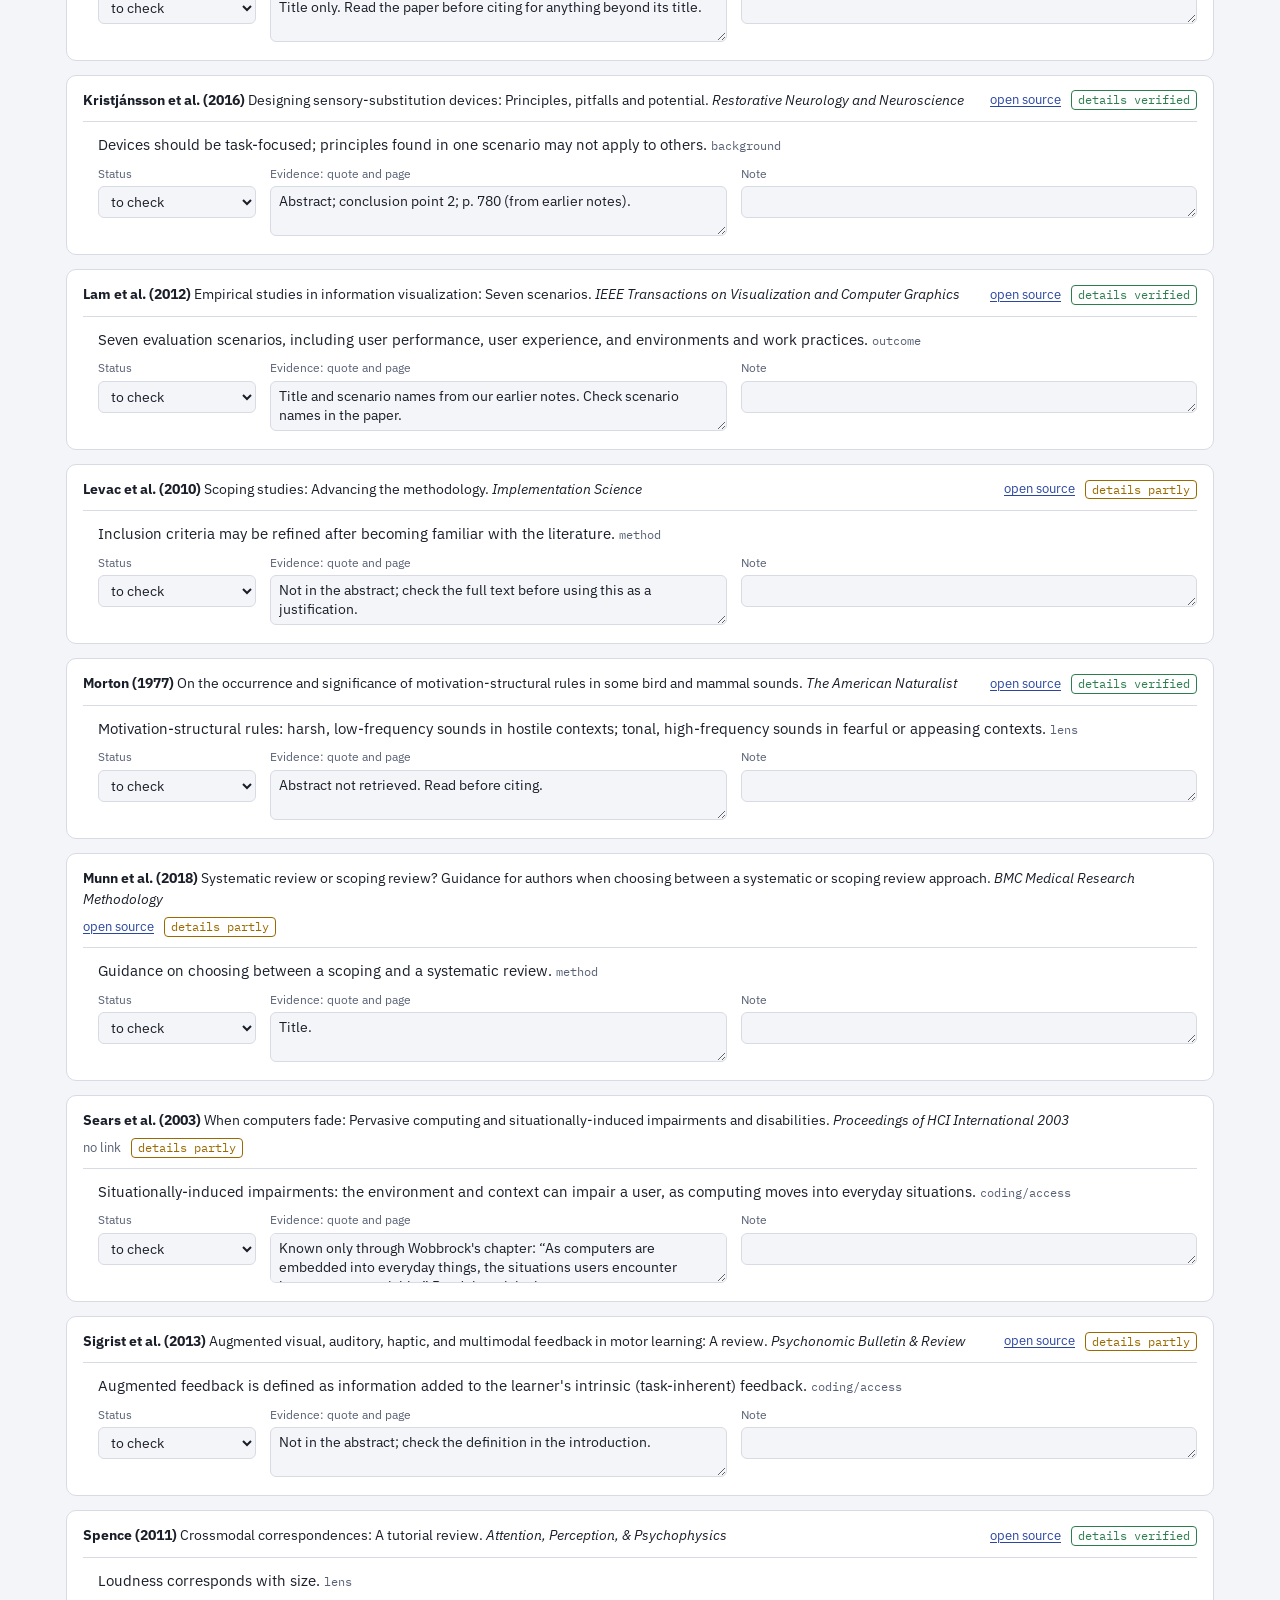
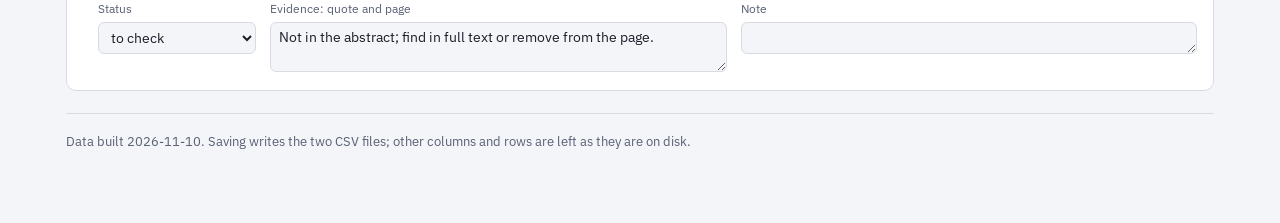
<file: verify.html>
<!doctype html>
<html lang="en">
<head>
<meta charset="utf-8">
<meta name="viewport" content="width=device-width, initial-scale=1, viewport-fit=cover">
<title>Seeing Voice · Checks</title>
<meta name="description" content="Manual checks: claims against their sources, and study coding against the original papers.">
<link rel="preconnect" href="https://fonts.googleapis.com">
<link rel="preconnect" href="https://fonts.gstatic.com" crossorigin>
<link rel="stylesheet" href="https://fonts.googleapis.com/css2?family=Newsreader:opsz,wght@6..72,400;6..72,600&family=IBM+Plex+Sans:wght@400;500;600&family=IBM+Plex+Mono:wght@400;500&display=swap">
<link rel="stylesheet" href="assets/style.css">
<script src="data/data.js"></script>
<script src="assets/common.js"></script>
</head>
<body>
<header class="top"><div class="top-in">
  <a class="brand" href="index.html">Seeing Voice</a>
  <nav class="nav" aria-label="Pages">
    <a href="index.html">Overview</a>
    <a href="studies.html">Studies</a>
    <a href="method.html">Method</a>
    <a href="verify.html">Checks</a>
  </nav>
  <button class="theme-btn" type="button"></button>
</div></header>

<main class="wrap" style="gap:22px">
  <div class="section-head" style="margin:0">
    <span class="kicker">Working page</span>
    <h1 style="font-size:clamp(28px,4vw,38px)">Manual checks against the sources</h1>
    <p>Each claim the site makes from a source, and each coded detail of a study, waiting to be checked against the original. Changes are kept in this browser until you save them into <code>data/claims.csv</code> and <code>data/checks.csv</code>; then run <code>python3 build.py</code>.</p>
  </div>

  <div class="vf-bar panel" id="bar" aria-live="polite">
    <div class="vf-stats" id="stats"></div>
    <div class="vf-save">
      <span id="pending"></span>
      <button type="button" class="vf-btn primary" id="save">Save to data folder</button>
      <button type="button" class="vf-btn" id="download">Download CSVs</button>
    </div>
    <p class="vf-msg" id="msg"></p>
  </div>

  <div class="toolbar panel">
    <div class="toolbar-row">
      <div class="seg" role="group" aria-label="List">
        <button type="button" data-tab="claims" aria-pressed="true">Claims</button>
        <button type="button" data-tab="studies" aria-pressed="false">Studies</button>
        <button type="button" data-tab="general" aria-pressed="false">Across studies</button>
      </div>
      <label class="field">Show
        <select id="f-status">
          <option value="open">Still open</option>
          <option value="">All</option>
          <option value="closed">Done</option>
          <option value="problem">Problems</option>
          <option value="changed">Changed, not yet built</option>
        </select>
      </label>
      <label class="field">Search <input type="search" id="f-q" placeholder="author, id, word"></label>
      <span class="result-n" id="result-n"></span>
    </div>
  </div>

  <section id="list" class="vf-list" aria-label="Checks"></section>

  <footer class="foot">
    <span>Data built <span data-built></span>. Saving writes the two CSV files; other columns and rows are left as they are on disk.</span>
  </footer>
</main>

<script src="assets/verify.js"></script>
</body>
</html>
</file>
<file: assets/style.css>
/* Shared styles for all pages. Colours are tokens on :root, redefined for dark mode. */
:root {
  --paper: #F4F5F8;
  --panel: #FFFFFF;
  --ink: #1A1E29;
  --muted: #586074;
  --line: #D8DBE3;
  --accent: #2B47A0;
  --accent-soft: #E3E8F6;
  --c1: #2565AE; --c1-soft: #E2EBF6;   /* criterion 1: reading */
  --c2: #A9520F; --c2-soft: #F5E6D8;   /* criterion 2: training feedback */
  --c3: #2E7D5B; --c3-soft: #DDEFE6;   /* criterion 3: DHH */
  --out: #6B7080; --out-soft: #E9EAEE;
  --ok: #2E7D4F; --warn: #9A6A00; --bad: #A33A3A;
  --line-a: #4A7BD0; --line-b: #D9822B;  /* matches tools/make_demo.py */
  --shadow: 0 10px 30px rgba(20, 25, 40, .16);
  --k1: #2565AE; --k2: #A9520F; --k3: #13895A;  /* chart marks per criterion */
  --f-display: "Newsreader", "Iowan Old Style", Georgia, serif;
  --f-body: "IBM Plex Sans", "Segoe UI", system-ui, sans-serif;
  --f-mono: "IBM Plex Mono", ui-monospace, "SFMono-Regular", Menlo, monospace;
}
@media (prefers-color-scheme: dark) {
  :root:not([data-theme="light"]) {
    --paper: #12151C; --panel: #1A1E28; --ink: #E5E7EE; --muted: #9AA1B4; --line: #2D3343;
    --accent: #93A9F2; --accent-soft: #232C47;
    --c1: #84B4EE; --c1-soft: #1C2B40;
    --c2: #E9A066; --c2-soft: #3A2718;
    --c3: #7CCFA6; --c3-soft: #173328;
    --out: #A3A8B6; --out-soft: #262A35;
    --ok: #6CC795; --warn: #E2B651; --bad: #EE8C8C;
    --shadow: 0 10px 30px rgba(0, 0, 0, .5);
    --k1: #5A90EA; --k2: #D47828; --k3: #22A86A;
    color-scheme: dark;
  }
}
:root[data-theme="dark"] {
  --paper: #12151C; --panel: #1A1E28; --ink: #E5E7EE; --muted: #9AA1B4; --line: #2D3343;
  --accent: #93A9F2; --accent-soft: #232C47;
  --c1: #84B4EE; --c1-soft: #1C2B40;
  --c2: #E9A066; --c2-soft: #3A2718;
  --c3: #7CCFA6; --c3-soft: #173328;
  --out: #A3A8B6; --out-soft: #262A35;
  --ok: #6CC795; --warn: #E2B651; --bad: #EE8C8C;
  --shadow: 0 10px 30px rgba(0, 0, 0, .5);
  --k1: #5A90EA; --k2: #D47828; --k3: #22A86A;
  color-scheme: dark;
}

* { box-sizing: border-box; }
html { -webkit-text-size-adjust: 100%; }
body {
  margin: 0;
  background: var(--paper); color: var(--ink);
  font-family: var(--f-body); font-size: 15px; line-height: 1.55;
}
a { color: var(--accent); text-underline-offset: 2px; }
a:hover { text-decoration-thickness: 2px; }
button, input, select { font: inherit; color: inherit; }
:focus-visible { outline: 2px solid var(--accent); outline-offset: 2px; border-radius: 4px; }
img { max-width: 100%; }
h1, h2, h3 { font-family: var(--f-display); font-weight: 600; line-height: 1.15; margin: 0; }
h1 { font-size: clamp(30px, 5vw, 46px); letter-spacing: -.01em; }
h2 { font-size: clamp(22px, 3vw, 28px); }
h3 { font-size: 18px; }
p { margin: 0; }
.mono { font-family: var(--f-mono); font-size: 12px; }
.muted { color: var(--muted); }
.sr { position: absolute; width: 1px; height: 1px; overflow: hidden; clip: rect(0 0 0 0); white-space: nowrap; }

/* ---------- top bar ---------- */
.top {
  position: sticky; top: 0; z-index: 30;
  background: color-mix(in srgb, var(--paper) 88%, transparent);
  backdrop-filter: blur(8px); -webkit-backdrop-filter: blur(8px);
  border-bottom: 1px solid var(--line);
}
.top-in {
  max-width: 1180px; margin: 0 auto; padding: 10px 16px;
  display: flex; align-items: center; gap: 18px;
}
.brand { font-family: var(--f-display); font-size: 19px; font-weight: 600; color: var(--ink); text-decoration: none; white-space: nowrap; }
.nav { display: flex; gap: 4px; margin-left: auto; overflow-x: auto; }
.nav a {
  padding: 6px 10px; border-radius: 6px; color: var(--muted); text-decoration: none; font-weight: 500; white-space: nowrap;
}
.nav a:hover { color: var(--ink); background: var(--panel); }
.nav a[aria-current="page"] { color: var(--ink); background: var(--panel); box-shadow: inset 0 0 0 1px var(--line); }
.theme-btn {
  border: 1px solid var(--line); background: var(--panel); border-radius: 6px;
  width: 34px; height: 34px; display: grid; place-items: center; cursor: pointer; flex: none;
}
.theme-btn svg { width: 16px; height: 16px; }

/* ---------- page frame ---------- */
.wrap { max-width: 1180px; margin: 0 auto; padding: 32px 16px 72px; display: grid; gap: 56px; }
.wrap > * { min-width: 0; }
.section-head { display: grid; gap: 6px; margin-bottom: 18px; }
.section-head p { color: var(--muted); max-width: 72ch; }
.kicker { font-family: var(--f-mono); font-size: 11px; letter-spacing: .08em; text-transform: uppercase; color: var(--muted); }
.panel { background: var(--panel); border: 1px solid var(--line); border-radius: 10px; }
.foot { color: var(--muted); font-size: 13px; border-top: 1px solid var(--line); padding-top: 18px; display: flex; flex-wrap: wrap; gap: 8px 24px; }

/* ---------- hero + criteria ---------- */
.hero { display: grid; gap: 14px; max-width: 820px; }
.hero .lede { font-size: 17px; color: var(--muted); }
.criteria { display: grid; grid-template-columns: repeat(3, minmax(0, 1fr)); gap: 12px; }
.crit { padding: 16px 18px; border-top: 4px solid var(--c); display: grid; gap: 6px; align-content: start; }
.crit .n { font-family: var(--f-mono); font-size: 12px; color: var(--c); font-weight: 500; }
.crit h3 { font-size: 19px; }
.crit p { font-size: 14px; color: var(--muted); }
.crit .count { font-size: 13px; margin-top: 4px; }
.crit[data-c="1"] { --c: var(--c1); }
.crit[data-c="2"] { --c: var(--c2); }
.crit[data-c="3"] { --c: var(--c3); }
.rules { margin-top: 12px; padding: 16px 18px; display: grid; grid-template-columns: repeat(2, minmax(0, 1fr)); gap: 8px 28px; font-size: 14px; }
.rules h3 { grid-column: 1 / -1; font-size: 16px; }
.rules ul { margin: 0; padding-left: 18px; display: grid; gap: 4px; }
.rules .in li::marker { content: "+  "; color: var(--ok); font-family: var(--f-mono); }
.rules .ex li::marker { content: "–  "; color: var(--bad); font-family: var(--f-mono); }

.dims { list-style: none; margin: 0; padding: 4px 18px; display: grid; }
.dims li { display: grid; grid-template-columns: 28px 170px minmax(0, 1fr) minmax(0, 1fr); gap: 4px 20px; padding: 12px 0; border-top: 1px solid var(--line); font-size: 14px; align-items: baseline; }
.dims li:first-child { border-top: 0; }
.dims .n { font-family: var(--f-mono); font-size: 13px; color: var(--muted); }
.dims b { font-size: 15px; }
.dims p { margin: 0; padding-left: 16px; position: relative; }
.dims .ex { color: var(--muted); }
.dims .in::before { content: "+"; position: absolute; left: 0; color: var(--ok); font-family: var(--f-mono); }
.dims .ex::before { content: "–"; position: absolute; left: 0; color: var(--bad); font-family: var(--f-mono); }
@media (max-width: 900px) { .dims li { grid-template-columns: 28px minmax(0, 1fr); } .dims p { grid-column: 2; } }

/* ---------- demo ---------- */
.demo { padding: 18px; display: grid; gap: 16px; }
.demo-bar { display: flex; flex-wrap: wrap; gap: 10px; align-items: center; }
.chips { display: flex; flex-wrap: wrap; gap: 6px; }
.chip {
  border: 1px solid var(--line); background: var(--paper); border-radius: 999px;
  padding: 5px 12px; cursor: pointer; font-size: 13px;
}
.chip[aria-pressed="true"] { background: var(--ink); color: var(--paper); border-color: var(--ink); }
.play {
  margin-left: auto; display: inline-flex; align-items: center; gap: 8px;
  border: 0; background: var(--accent); color: #fff; border-radius: 999px; padding: 7px 16px 7px 12px; cursor: pointer; font-weight: 500;
}
:root[data-theme="dark"] .play { color: #10131a; }
@media (prefers-color-scheme: dark) { :root:not([data-theme="light"]) .play { color: #10131a; } }
.play svg { width: 16px; height: 16px; }
.demo-grid { display: grid; grid-template-columns: minmax(0, 1fr) 300px; gap: 18px; align-items: start; }
.tracks { display: grid; gap: 8px; position: relative; }
.track { display: grid; grid-template-columns: 132px minmax(0, 1fr); gap: 10px; align-items: stretch; }
.track-label { display: grid; align-content: center; gap: 2px; font-size: 13px; }
.track-label a { font-weight: 600; text-decoration: none; color: var(--ink); }
.track-label a:hover { color: var(--accent); text-decoration: underline; }
.track-label span { color: var(--muted); font-size: 12px; line-height: 1.3; }
.plot { position: relative; border-radius: 4px; overflow: hidden; background: var(--paper); border: 1px solid var(--line); cursor: pointer; }
.plot img { display: block; width: 100%; height: 92px; object-fit: fill; }
.plot.tall img { height: 128px; }
.plot .ax { position: absolute; left: 4px; font-family: var(--f-mono); font-size: 10px; color: rgba(255,255,255,.85); text-shadow: 0 0 3px rgba(0,0,0,.6); pointer-events: none; }
.plot.light .ax { color: var(--muted); text-shadow: none; }
.plot .ax-top { top: 3px; } .plot .ax-bot { bottom: 3px; }
.playhead { position: absolute; top: 0; bottom: 0; width: 2px; background: #fff; box-shadow: 0 0 0 1px rgba(0,0,0,.35); left: 0; opacity: 0; pointer-events: none; }
.plot.light .playhead { background: var(--ink); box-shadow: none; }
.playing .playhead { opacity: 1; }
.timeaxis { display: grid; grid-template-columns: 132px minmax(0, 1fr); gap: 10px; }
.timeaxis .ticks { position: relative; height: 16px; font-family: var(--f-mono); font-size: 10px; color: var(--muted); }
.timeaxis .ticks span { position: absolute; transform: translateX(-50%); }
.side { display: grid; gap: 10px; }
.side .plot img { height: 150px; }
.side figcaption, .variants figcaption { font-size: 12.5px; color: var(--muted); line-height: 1.45; }
.side figure, .variants figure { margin: 0; display: grid; gap: 6px; }
.formants { display: flex; gap: 6px; flex-wrap: wrap; }
.formants span { font-family: var(--f-mono); font-size: 11px; border: 1px solid var(--line); border-radius: 4px; padding: 1px 6px; }
.variants-head { display: flex; align-items: baseline; gap: 10px; flex-wrap: wrap; }
.variants { display: grid; grid-template-columns: repeat(4, minmax(0, 1fr)); gap: 12px; }
.variants .plot img { height: 84px; }
.variants b { color: var(--ink); font-weight: 600; }
.demo-note { font-size: 12.5px; color: var(--muted); border-top: 1px dashed var(--line); padding-top: 10px; }

/* ---------- research questions ---------- */
.rqs { list-style: none; margin: 6px 0 0; padding: 0; display: grid; gap: 8px; }
.rqs li { padding: 10px 14px; background: var(--panel); border: 1px solid var(--line); border-left: 3px solid var(--accent); border-radius: 6px; font-size: 14.5px; }
.rqs li b { font-family: var(--f-mono); font-size: 12px; color: var(--accent); margin-right: 8px; }
.rqs li span { display: block; font-size: 12.5px; color: var(--muted); margin-top: 2px; }

/* ---------- display matrix ---------- */
.dmatrix { display: grid; grid-template-columns: 170px repeat(3, minmax(0, 1fr)); gap: 8px; }
.dm-colhead { font-family: var(--f-mono); font-size: 11.5px; text-transform: uppercase; letter-spacing: .06em; color: var(--muted); padding: 0 4px 2px; }
.dm-rowhead { display: grid; gap: 2px; align-content: start; padding: 10px 8px 0 0; border-top: 1px solid var(--line); }
.dm-rowhead b { font-size: 14px; }
.dm-rowhead span { font-size: 12px; color: var(--muted); line-height: 1.35; }
.dm-cell { display: grid; grid-template-columns: repeat(auto-fill, minmax(150px, 1fr)); gap: 8px; align-content: start; padding-top: 8px; border-top: 1px solid var(--line); min-height: 60px; }
.dm-cell.empty { background: repeating-linear-gradient(135deg, transparent 0 8px, color-mix(in srgb, var(--line) 35%, transparent) 8px 9px); border-radius: 4px; }
.dm-dash { color: var(--muted); padding: 6px; }
.dm-celllabel { display: none; }
.dm-note { font-size: 13px; color: var(--muted); margin-top: 10px; }
.dmatrix .dcard .body { padding: 8px 10px 10px; }
.dmatrix .dcard h3 { font-size: 13.5px; }

/* ---------- display gallery ---------- */
.gallery { display: grid; grid-template-columns: repeat(auto-fill, minmax(220px, 1fr)); gap: 12px; }
.dcard {
  display: grid; grid-template-rows: auto 1fr; text-decoration: none; color: inherit; overflow: hidden;
  transition: transform .15s ease, box-shadow .15s ease;
}
.dcard:hover { transform: translateY(-2px); box-shadow: var(--shadow); }
.dcard .thumb { aspect-ratio: 5 / 3; background: var(--paper); border-bottom: 1px solid var(--line); overflow: hidden; }
.dcard .thumb img, .dcard .thumb svg { width: 100%; height: 100%; display: block; object-fit: cover; }
.dcard .body { padding: 12px 14px 14px; display: grid; gap: 4px; align-content: start; }
.dcard .group { font-family: var(--f-mono); font-size: 10.5px; color: var(--muted); text-transform: uppercase; letter-spacing: .06em; }
.dcard h3 { font-family: var(--f-body); font-size: 15px; font-weight: 600; }
.dcard p { font-size: 13px; color: var(--muted); }
.dcard .n { display: flex; gap: 4px; flex-wrap: wrap; margin-top: 6px; }
.dcard.excluded { opacity: .65; }
.dcard.excluded .thumb { filter: grayscale(1); }

/* ---------- user-study overview ---------- */
.ev-tiles { display: grid; grid-template-columns: repeat(4, minmax(0, 1fr)); gap: 12px; margin-bottom: 12px; }
.tile-stat { padding: 14px 16px; display: grid; gap: 2px; }
.tile-stat b { font-family: var(--f-display); font-size: 32px; font-weight: 600; line-height: 1.1; }
.tile-stat span { font-size: 14px; }
.tile-stat small { font-size: 12.5px; color: var(--muted); }
.ev-grid { display: grid; grid-template-columns: repeat(2, minmax(0, 1fr)); gap: 12px; }
.ev-fig { margin: 0; padding: 14px 16px; display: grid; gap: 10px; align-content: start; }
.ev-fig figcaption { display: flex; flex-wrap: wrap; gap: 4px 10px; align-items: baseline; }
.ev-fig figcaption b { font-size: 15px; }
.ev-fig figcaption span { font-size: 12.5px; color: var(--muted); }
.ev-note { font-size: 12.5px; color: var(--muted); }
table.dotmatrix { width: 100%; border-collapse: collapse; font-size: 13px; min-width: 420px; }
.dotmatrix th, .dotmatrix td { padding: 7px 8px; border-bottom: 1px solid var(--line); text-align: left; vertical-align: top; }
.dotmatrix thead th { font-family: var(--f-mono); font-size: 11px; font-weight: 500; color: var(--muted); white-space: nowrap; }
.dotmatrix tbody th { font-weight: 600; width: 34%; }
.dotmatrix tbody th span { display: block; font-weight: 400; font-size: 11.5px; color: var(--muted); }
.dotmatrix tr:last-child th, .dotmatrix tr:last-child td { border-bottom: 0; }
.dotmatrix .cnt { font-family: var(--f-mono); font-size: 12px; color: var(--ink); display: block; margin-bottom: 3px; }
.dotmatrix .cnt.zero { color: var(--line); }
.dots { display: flex; flex-wrap: wrap; gap: 4px; }
.key { display: inline-block; width: 9px; height: 9px; margin-right: 6px; vertical-align: 0; }
.dot, .key { background: var(--kc); }
.dot { position: relative; width: 11px; height: 11px; display: inline-block; flex: none; }
.dot::after { content: ""; position: absolute; inset: -6px; }            /* bigger hit target */
.k1 { --kc: var(--k1); border-radius: 50%; }
.k2 { --kc: var(--k2); border-radius: 2px; }
.k3 { --kc: var(--k3); border-radius: 1px; transform: rotate(45deg) scale(.88); }
.dot.pend { background: transparent; box-shadow: inset 0 0 0 2px var(--kc); }
.dot:hover, .dot:focus-visible { outline: 2px solid var(--ink); outline-offset: 2px; }
.nstrip { display: grid; gap: 6px; }
.nlane { display: grid; grid-template-columns: 130px minmax(0, 1fr) 64px; gap: 10px; align-items: start; }
.nl-label { font-size: 13px; padding-top: 1px; white-space: nowrap; }
.nl-track { position: relative; margin: 0 8px; border-bottom: 1px dashed var(--line); }
.nl-track .dot { position: absolute; margin-left: -5.5px; }
.nlab { position: absolute; margin-left: 10px; font-family: var(--f-mono); font-size: 11px; color: var(--muted); line-height: 11px; }
.nl-unk { font-family: var(--f-mono); font-size: 11.5px; color: var(--muted); }
.nl-unk b { color: var(--ink); font-weight: 500; }
.nlane.axis .nl-track { border: 0; height: 16px; }
.nlane.axis .nl-track span { position: absolute; transform: translateX(-50%); font-family: var(--f-mono); font-size: 10.5px; color: var(--muted); }
.bars { display: grid; gap: 4px; margin: 4px 0 12px; }
.bar-row { display: grid; grid-template-columns: 150px minmax(0, 1fr) 28px; gap: 8px; align-items: center; font-size: 12.5px; }
.bar { height: 10px; background: var(--paper); border-radius: 0 4px 4px 0; }
.bar i { display: block; height: 100%; background: var(--accent); border-radius: 0 4px 4px 0; }
.bar-row b { font-family: var(--f-mono); font-weight: 500; font-size: 12px; }
.ev-tip {
  position: fixed; z-index: 55; width: 260px; transform: translateY(-100%); pointer-events: none;
  background: var(--panel); border: 1px solid var(--line); border-radius: 8px; box-shadow: var(--shadow);
  padding: 8px 10px; font-size: 12.5px; display: grid; gap: 2px; opacity: 0; transition: opacity .1s ease;
}
.ev-tip.on { opacity: 1; }
.ev-tip span { color: var(--muted); }

.ours { background: var(--c2-soft); color: var(--ink); border-radius: 3px; padding: 0 3px; box-decoration-break: clone; -webkit-box-decoration-break: clone; }

/* ---------- badges ---------- */
.badge { display: inline-flex; align-items: center; gap: 4px; font-family: var(--f-mono); font-size: 10.5px; padding: 1px 6px; border-radius: 4px; white-space: nowrap; background: var(--out-soft); color: var(--out); }
.badge.c1 { background: var(--c1-soft); color: var(--c1); }
.badge.c2 { background: var(--c2-soft); color: var(--c2); }
.badge.c3 { background: var(--c3-soft); color: var(--c3); }
.badge.st-read { background: transparent; color: var(--ok); box-shadow: inset 0 0 0 1px currentColor; }
.badge.st-abstract { background: transparent; color: var(--accent); box-shadow: inset 0 0 0 1px currentColor; }
.badge.st-secondary, .badge.st-verify { background: transparent; color: var(--warn); box-shadow: inset 0 0 0 1px currentColor; }
.badge.inc-pending { background: var(--accent-soft); color: var(--accent); }
.badge.inc-no { background: transparent; color: var(--bad); box-shadow: inset 0 0 0 1px currentColor; }

/* ---------- studies page ---------- */
.toolbar { display: grid; gap: 12px; padding: 14px 16px; }
.toolbar-row { display: flex; flex-wrap: wrap; gap: 10px 18px; align-items: center; }
.seg { display: inline-flex; border: 1px solid var(--line); border-radius: 8px; overflow: hidden; background: var(--paper); }
.seg button { border: 0; background: transparent; padding: 6px 12px; cursor: pointer; font-size: 13px; }
.seg button[aria-pressed="true"] { background: var(--ink); color: var(--paper); }
.field { display: inline-flex; align-items: center; gap: 6px; font-size: 13px; color: var(--muted); }
.field select, .field input[type="search"] {
  border: 1px solid var(--line); background: var(--paper); border-radius: 6px; padding: 5px 8px; color: var(--ink); max-width: 220px;
}
.field input[type="search"] { width: 200px; }
.check { display: inline-flex; align-items: center; gap: 5px; font-size: 13px; cursor: pointer; }
.result-n { font-size: 13px; color: var(--muted); margin-left: auto; }
.reset { border: 0; background: none; color: var(--accent); cursor: pointer; font-size: 13px; padding: 0; text-decoration: underline; }

/* timeline wall */
.wall-scroll { overflow-x: auto; padding-bottom: 6px; }
.wall { display: grid; min-width: 1100px; }
.wall-head, .wall-lane { display: grid; grid-template-columns: 150px var(--cols); }
.wall-head > div { font-family: var(--f-mono); font-size: 11px; color: var(--muted); padding: 0 8px 6px; border-left: 1px solid var(--line); }
.wall-head > div:first-child { border-left: 0; }
.wall-lane { border-top: 1px solid var(--line); }
.wall-lane:last-child { border-bottom: 1px solid var(--line); }
.lane-label { padding: 12px 12px 12px 0; display: grid; gap: 4px; align-content: start; }
.lane-label b { font-size: 13.5px; }
.lane-label span { font-size: 12px; color: var(--muted); line-height: 1.35; }
.lane-label .n { font-family: var(--f-mono); font-size: 11px; color: var(--lc); }
.wall-lane[data-c="1"] { --lc: var(--c1); --lcs: var(--c1-soft); }
.wall-lane[data-c="2"] { --lc: var(--c2); --lcs: var(--c2-soft); }
.wall-lane[data-c="3"] { --lc: var(--c3); --lcs: var(--c3-soft); }
.cell { border-left: 1px solid var(--line); padding: 10px 6px; display: flex; flex-wrap: wrap; gap: 6px; align-content: start; }
.tile {
  width: 112px; border: 1px solid var(--line); border-radius: 6px; background: var(--panel); padding: 0; overflow: hidden;
  cursor: pointer; text-align: left; display: grid; transition: transform .12s ease, box-shadow .12s ease;
}
.tile:hover, .tile:focus-visible { transform: translateY(-2px); box-shadow: var(--shadow); }
.tile .shot { aspect-ratio: 5 / 3; background: var(--paper); border-bottom: 3px solid var(--lc); overflow: hidden; }
.tile .shot img, .tile .shot svg { width: 100%; height: 100%; display: block; object-fit: cover; }
.tile .cap { padding: 4px 6px 5px; display: grid; gap: 1px; }
.tile .cap b { font-size: 11.5px; line-height: 1.25; font-weight: 600; overflow: hidden; text-overflow: ellipsis; white-space: nowrap; }
.tile .cap span { font-family: var(--f-mono); font-size: 10px; color: var(--muted); }
.tile .cap .ev-line { color: var(--ink); opacity: .75; white-space: nowrap; overflow: hidden; text-overflow: ellipsis; }
.tile.pending { border-style: dashed; }
.tile.pending .shot { opacity: .8; }
.tile.excl { opacity: .55; }
.tile.dim { opacity: .18; }
.wall-legend { display: flex; flex-wrap: wrap; gap: 6px 18px; font-size: 12.5px; color: var(--muted); margin-top: 10px; }
.wall-legend i { display: inline-block; width: 14px; height: 10px; border: 1px solid var(--line); border-radius: 2px; margin-right: 5px; vertical-align: -1px; background: var(--panel); }
.wall-legend i.dash { border-style: dashed; border-color: var(--muted); }

/* evidence table */
.table-scroll { overflow-x: auto; }
table.ev { width: 100%; border-collapse: collapse; font-size: 13.5px; min-width: 1480px; }
.ev th.grp-th { color: var(--c3); border-bottom-color: var(--c3); }
.ev th { text-align: left; font-family: var(--f-mono); font-size: 11px; font-weight: 500; color: var(--muted); text-transform: uppercase; letter-spacing: .04em; padding: 8px 10px; border-bottom: 1px solid var(--line); white-space: nowrap; position: sticky; top: 0; background: var(--panel); }
.ev th button { border: 0; background: none; padding: 0; cursor: pointer; font: inherit; color: inherit; text-transform: inherit; letter-spacing: inherit; }
.ev th button::after { content: " ↕"; opacity: .35; }
.ev th[aria-sort="ascending"] button::after { content: " ↑"; opacity: 1; }
.ev th[aria-sort="descending"] button::after { content: " ↓"; opacity: 1; }
.ev tr.grp th { border-bottom: 0; padding-bottom: 0; position: static; }
.ev th.grp-ev { text-align: left; color: var(--accent); border-bottom: 2px solid var(--accent); padding: 8px 10px 4px; }
.ev th.ev-col, .ev td.ev-col { background: color-mix(in srgb, var(--accent-soft) 35%, transparent); }
.ev tbody tr:hover td.ev-col { background: var(--paper); }
.ev .codes span { display: block; }
.ev .disp { min-width: 170px; }
.badge.dz { white-space: normal; }
.badge.dz-rct, .badge.dz-experiment { background: var(--accent-soft); color: var(--accent); }
.badge.dz-single-case, .badge.dz-case-study, .badge.dz-single-group { background: var(--c2-soft); color: var(--c2); }
.badge.dz-mixed, .badge.dz-qualitative, .badge.dz-crowdsourcing { background: var(--c3-soft); color: var(--c3); }
.ev td { padding: 10px; border-bottom: 1px solid var(--line); vertical-align: top; }
.ev tr { cursor: pointer; }
.ev tbody tr:hover td { background: var(--paper); }
.ev .shot { width: 96px; aspect-ratio: 5 / 3; border-radius: 4px; overflow: hidden; border: 1px solid var(--line); background: var(--paper); }
.ev .shot img, .ev .shot svg { width: 100%; height: 100%; display: block; object-fit: cover; }
.ev .who { min-width: 230px; }
.ev .who b { display: block; }
.ev .who span { color: var(--muted); font-size: 12.5px; }
.ev .codes { display: grid; gap: 3px; font-size: 12px; white-space: nowrap; }
.ev .codes span { color: var(--muted); }
.ev .find { min-width: 300px; max-width: 48ch; }
.ev .tags { display: flex; flex-wrap: wrap; gap: 4px; }

/* hover preview */
.peek {
  position: fixed; z-index: 50; width: 340px; pointer-events: none; padding: 0; overflow: hidden;
  box-shadow: var(--shadow); opacity: 0; transform: translateY(4px); transition: opacity .12s ease, transform .12s ease;
}
.peek.on { opacity: 1; transform: none; }
.peek .shot { aspect-ratio: 5 / 3; background: var(--paper); border-bottom: 1px solid var(--line); }
.peek .shot img, .peek .shot svg { width: 100%; height: 100%; display: block; object-fit: contain; }
.peek .txt { padding: 10px 12px 12px; display: grid; gap: 4px; font-size: 13px; }
.peek .txt b { font-size: 13.5px; }
.peek .txt p { color: var(--muted); }

/* detail drawer */
.drawer-bg { position: fixed; inset: 0; background: rgba(10, 12, 18, .35); z-index: 60; opacity: 0; pointer-events: none; transition: opacity .15s ease; }
.drawer {
  position: fixed; top: 0; right: 0; bottom: 0; width: min(560px, 100%); z-index: 61; background: var(--panel);
  border-left: 1px solid var(--line); overflow-y: auto; transform: translateX(100%); transition: transform .2s ease;
  display: grid; align-content: start;
}
.drawer-open .drawer-bg { opacity: 1; pointer-events: auto; }
.drawer-open .drawer { transform: none; }
.drawer .shot { aspect-ratio: 5 / 3; background: var(--paper); border-bottom: 1px solid var(--line); position: relative; }
.drawer .shot img, .drawer .shot svg { width: 100%; height: 100%; display: block; object-fit: contain; }
.drawer .shot .hint { position: absolute; left: 10px; bottom: 8px; font-size: 11.5px; background: var(--panel); border: 1px solid var(--line); border-radius: 4px; padding: 2px 6px; color: var(--muted); }
.drawer .close { position: absolute; top: 10px; right: 10px; z-index: 2; border: 1px solid var(--line); background: var(--panel); border-radius: 6px; width: 32px; height: 32px; cursor: pointer; font-size: 18px; line-height: 1; }
.drawer .inner { padding: 18px 20px 28px; display: grid; gap: 14px; }
.drawer h2 { font-size: 22px; }
.drawer .meta { color: var(--muted); font-size: 13.5px; }
.drawer dl { margin: 0; display: grid; grid-template-columns: 120px minmax(0, 1fr); gap: 6px 12px; font-size: 13.5px; }
.drawer dt { color: var(--muted); font-family: var(--f-mono); font-size: 11.5px; padding-top: 2px; }
.drawer dd { margin: 0; }
.drawer .finding { font-size: 15px; line-height: 1.6; }
.drawer .dr-h { font-family: var(--f-body); font-size: 12px; font-weight: 600; text-transform: uppercase; letter-spacing: .06em; color: var(--muted); border-bottom: 1px solid var(--line); padding-bottom: 4px; margin-top: 4px; }
.drawer .limits { font-size: 14px; color: var(--muted); }
.peek .ev-sum { color: var(--ink) !important; font-size: 12.5px; }
.drawer .note { font-size: 13px; color: var(--warn); border-left: 3px solid currentColor; padding-left: 10px; }
.drawer .tags { display: flex; flex-wrap: wrap; gap: 4px; }
.empty { padding: 30px; text-align: center; color: var(--muted); }

/* ---------- method page ---------- */
.prose { max-width: 76ch; display: grid; gap: 12px; }
.prose ul, .prose ol { margin: 0; padding-left: 20px; display: grid; gap: 6px; }
.prose h3 { margin-top: 8px; }
table.simple { width: 100%; border-collapse: collapse; font-size: 14px; }
.simple th, .simple td { text-align: left; padding: 8px 10px; border-bottom: 1px solid var(--line); vertical-align: top; }
.simple th { font-family: var(--f-mono); font-size: 11px; font-weight: 500; color: var(--muted); text-transform: uppercase; letter-spacing: .04em; }
.simple code { font-family: var(--f-mono); font-size: 12.5px; background: var(--paper); padding: 1px 5px; border-radius: 4px; }
.callout { padding: 14px 16px; border-left: 4px solid var(--warn); font-size: 14px; display: grid; gap: 6px; }
.decision { padding: 14px 16px; display: grid; gap: 6px; font-size: 14px; }
.decision b { font-size: 15px; }
.two { display: grid; grid-template-columns: repeat(2, minmax(0, 1fr)); gap: 12px; }

/* ---------- responsive ---------- */
@media (max-width: 900px) {
  .demo-grid { grid-template-columns: minmax(0, 1fr); }
  .side { grid-template-columns: minmax(0, 1fr) minmax(0, 1fr); }
  .criteria { grid-template-columns: minmax(0, 1fr); }
  .ev-grid { grid-template-columns: minmax(0, 1fr); }
  .dmatrix { grid-template-columns: minmax(0, 1fr); }
  .dm-colhead, .dm-corner { display: none; }
  .dm-cell.empty { display: none; }
  .dm-celllabel { display: block; grid-column: 1 / -1; font-family: var(--f-mono); font-size: 11px; color: var(--muted); text-transform: uppercase; }
  .dm-rowhead { padding-top: 14px; }
  .ev-tiles { grid-template-columns: repeat(2, minmax(0, 1fr)); }
}
@media (max-width: 640px) {
  .wrap { padding-top: 22px; gap: 44px; }
  .rules, .two { grid-template-columns: minmax(0, 1fr); }
  .nlane { grid-template-columns: 64px minmax(0, 1fr) 40px; gap: 6px; }
  .nl-label { white-space: normal; font-size: 12px; }
  .tile-stat b { font-size: 26px; }
  table.dotmatrix { min-width: 0; font-size: 12px; }
  .dotmatrix tbody th span { display: none; }
  .dotmatrix th, .dotmatrix td { padding: 6px 4px; }
  .dotmatrix thead th { white-space: normal; font-size: 10px; }
  .ev-fig { padding: 12px; }
  .track, .timeaxis { grid-template-columns: 84px minmax(0, 1fr); gap: 8px; }
  .track-label span { display: none; }
  .plot img { height: 70px; }
  .plot.tall img { height: 96px; }
  .variants { grid-template-columns: repeat(2, minmax(0, 1fr)); }
  .side { grid-template-columns: minmax(0, 1fr); }
  .gallery { grid-template-columns: repeat(2, minmax(0, 1fr)); gap: 8px; }
  .dcard .body { padding: 10px; }
  .dcard p { display: none; }
  .play { margin-left: 0; }
  .brand { font-size: 16px; }
  .top-in { gap: 10px; }
  .peek { display: none; }
  .drawer dl { grid-template-columns: minmax(0, 1fr); gap: 2px; }
  .drawer dd { margin-bottom: 8px; }
  .field input[type="search"] { width: 100%; }
  .result-n { margin-left: 0; }
}
@media (prefers-reduced-motion: reduce) {
  * { transition: none !important; }
}

/* ---------- references ---------- */
.refs { list-style: none; padding: 0; margin: 0; display: grid; gap: 14px; font-size: 14px; }
.refs > li { padding-bottom: 12px; border-bottom: 1px solid var(--line); }
.ref-cite { line-height: 1.5; }
.ref-cite a { word-break: break-all; }
.ref-claims { margin: 6px 0 0; padding-left: 0; list-style: none; display: grid; gap: 6px; }
.ref-claims .ev { color: var(--muted); font-size: 13px; margin-left: 2px; }
.ref-key { display: flex; flex-wrap: wrap; gap: 6px 24px; font-size: 12.5px; color: var(--muted); margin-bottom: 14px; }
.rs, .cs { display: inline-block; font-family: var(--f-mono); font-size: 11.5px; padding: 0 6px; border-radius: 4px; border: 1px solid currentColor; white-space: nowrap; }
.rs-verified, .cs-checked-online, .cs-checked-fulltext { color: var(--ok); }
.cs-checked-fulltext { background: color-mix(in srgb, var(--ok) 14%, transparent); }
.rs-partly, .cs-to-check { color: var(--warn); }
.rs-unverified, .cs-wrong { color: var(--bad); }
.cs-ours { color: var(--muted); }

/* ---------- checks page ---------- */
.vf-bar { padding: 14px 16px; display: grid; gap: 10px; position: sticky; top: 56px; z-index: 20; box-shadow: var(--shadow); }
.vf-stats { display: flex; flex-wrap: wrap; gap: 6px 22px; font-size: 14px; }
.vf-stats .bad { color: var(--bad); }
.vf-save { display: flex; flex-wrap: wrap; align-items: center; gap: 10px; font-size: 13.5px; }
.vf-save #pending { margin-right: auto; color: var(--muted); }
.vf-save #pending b { color: var(--ink); }
.vf-btn { border: 1px solid var(--line); background: var(--paper); border-radius: 6px; padding: 6px 12px; cursor: pointer; font-size: 13.5px; }
.vf-btn.primary { background: var(--accent); border-color: var(--accent); color: var(--panel); font-weight: 500; }
.vf-btn:disabled { opacity: .45; cursor: default; }
.vf-msg { font-size: 13px; color: var(--muted); }
.vf-msg:empty { display: none; }
.vf-msg.ok { color: var(--ok); } .vf-msg.warn { color: var(--warn); } .vf-msg.bad { color: var(--bad); }
.vf-list { display: grid; gap: 14px; }
.vf-group { padding: 4px 16px 6px; }
.vf-head { display: flex; flex-wrap: wrap; justify-content: space-between; gap: 6px 16px; padding: 10px 0; border-bottom: 1px solid var(--line); font-size: 14px; }
.vf-meta { display: flex; align-items: center; gap: 10px; font-size: 13px; }
.vf-item { padding: 12px 0 12px 12px; border-bottom: 1px solid var(--line); border-left: 3px solid transparent; display: grid; gap: 8px; }
.vf-item:last-child { border-bottom: 0; }
.vf-item.changed { border-left-color: var(--accent); }
.vf-item.st-done, .vf-item.st-checked-online, .vf-item.st-checked-fulltext { opacity: .62; }
.vf-item.st-problem, .vf-item.st-wrong { border-left-color: var(--bad); }
.vf-text { font-size: 14.5px; }
.vf-controls { display: flex; flex-wrap: wrap; gap: 8px 14px; align-items: flex-start; }
.vf-lab { display: grid; gap: 3px; font-size: 12px; color: var(--muted); }
.vf-lab.grow { flex: 1 1 260px; }
.vf-lab select, .vf-lab textarea {
  font: inherit; font-size: 13.5px; color: var(--ink); background: var(--paper);
  border: 1px solid var(--line); border-radius: 6px; padding: 5px 8px; width: 100%;
}
.vf-lab textarea { resize: vertical; min-height: 32px; line-height: 1.4; }
.vf-item[data-t="checks"] { grid-template-columns: minmax(0, 1fr) minmax(300px, 40%); align-items: start; gap: 6px 18px; }
.vf-item[data-t="checks"] .vf-controls { flex-wrap: nowrap; }
.vf-item[data-t="checks"] .vf-lab { font-size: 0; gap: 0; }
.vf-item[data-t="checks"] .vf-lab select { width: 104px; }
@media (max-width: 900px) { .vf-item[data-t="checks"] { grid-template-columns: 1fr; } }
@media (max-width: 640px) { .vf-bar { position: static; } .vf-item { padding-left: 8px; } }
</file>
